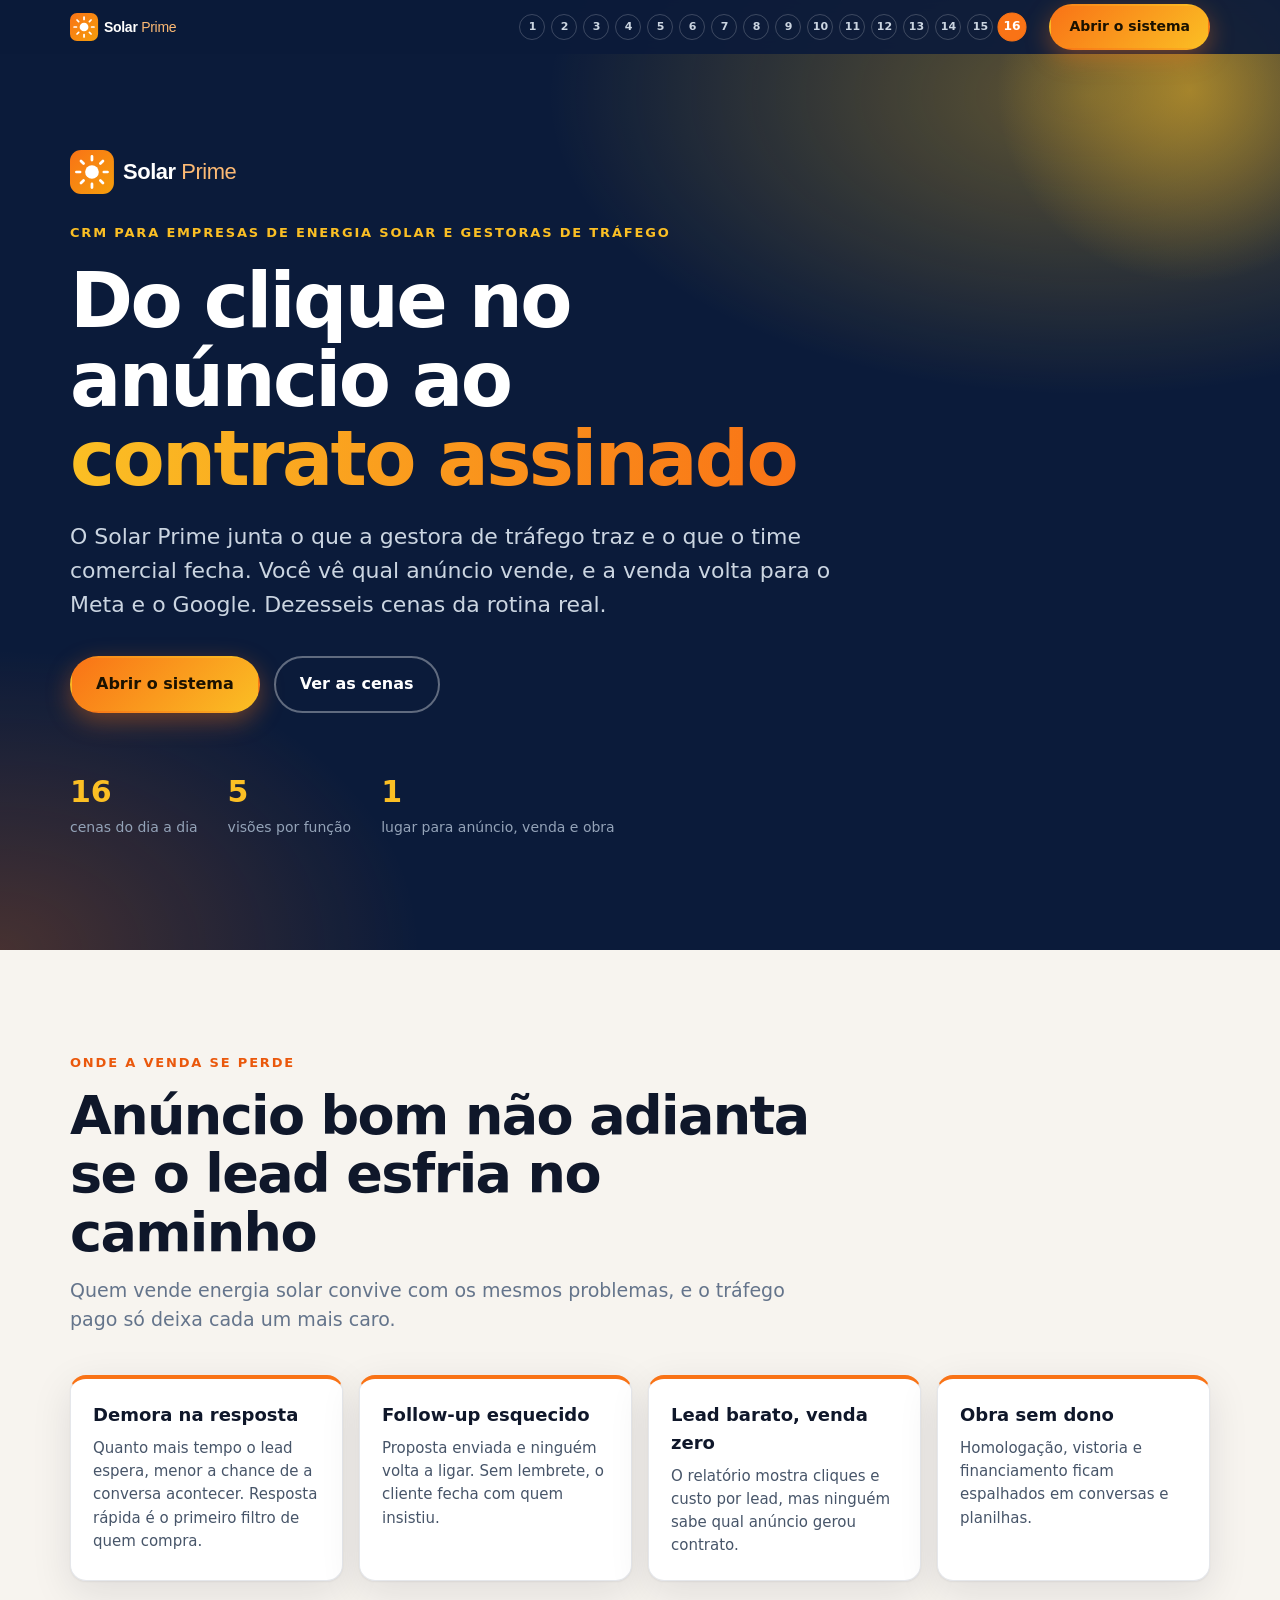
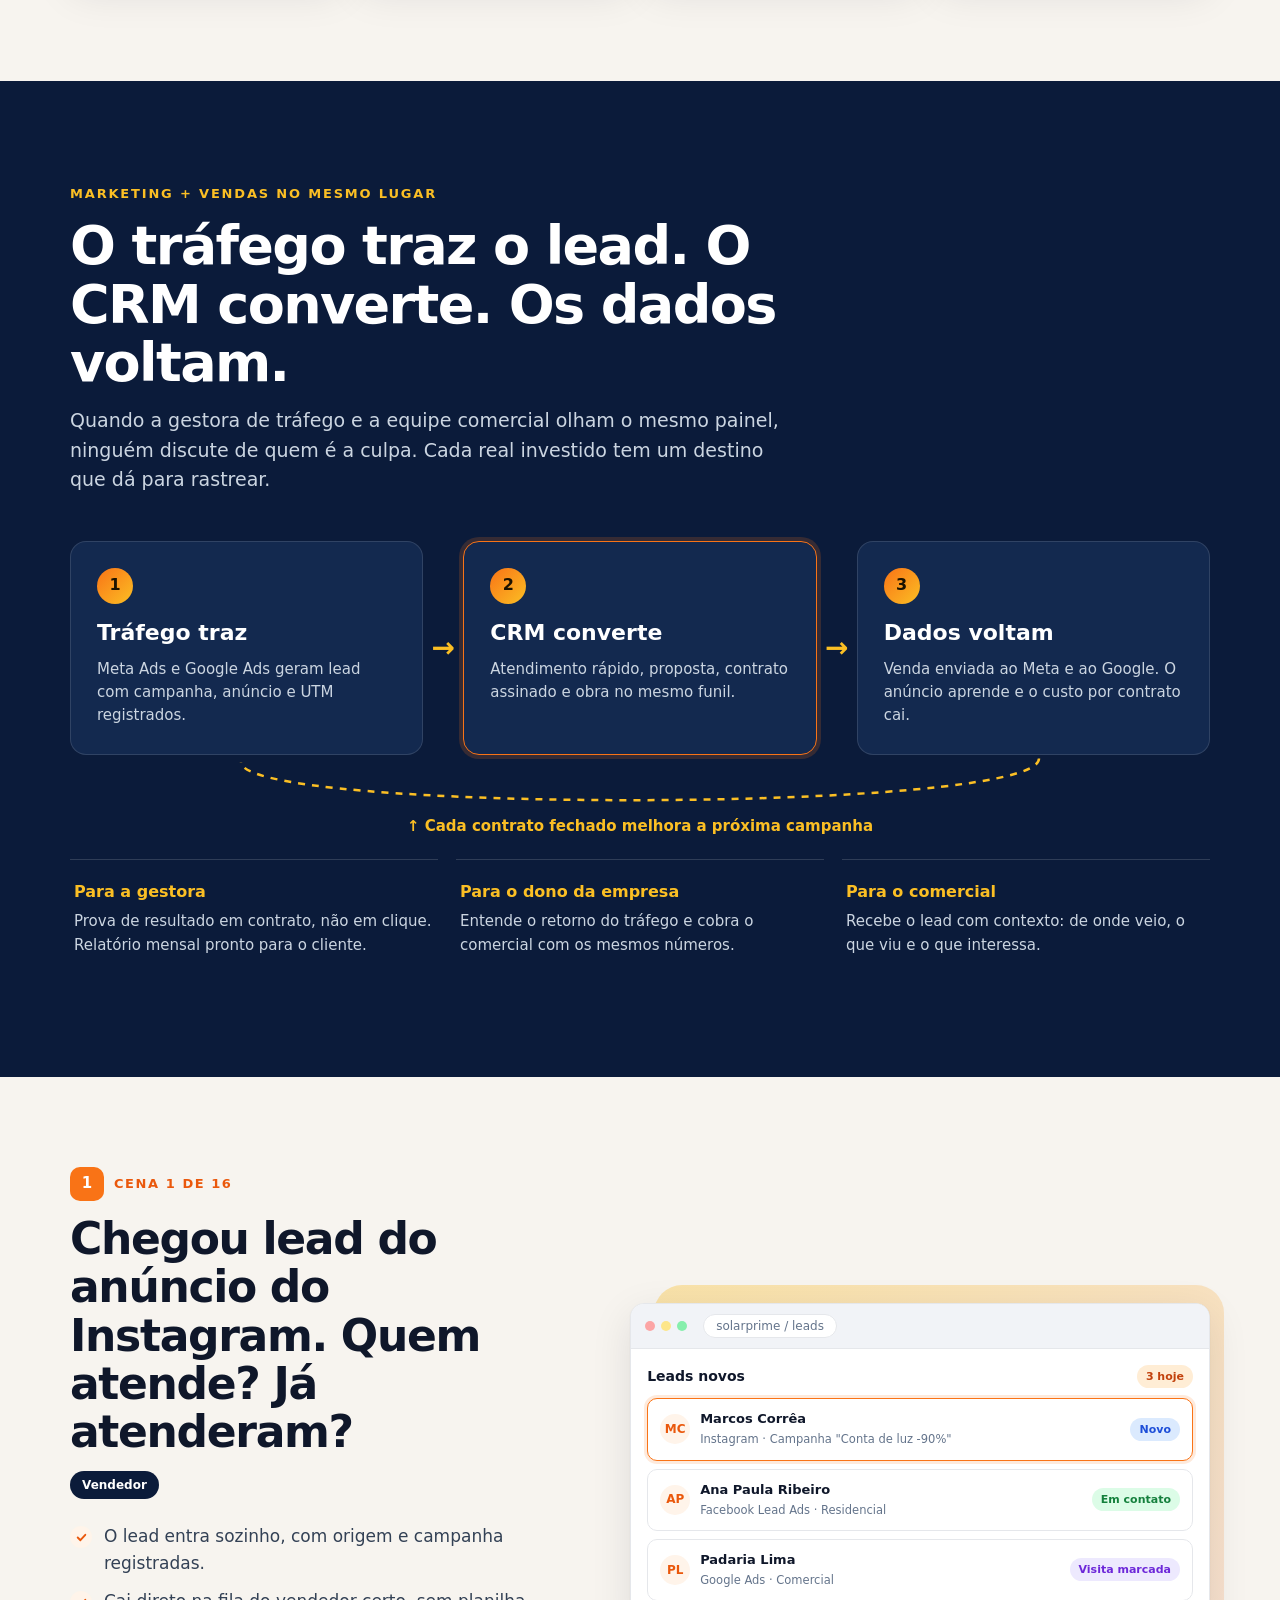
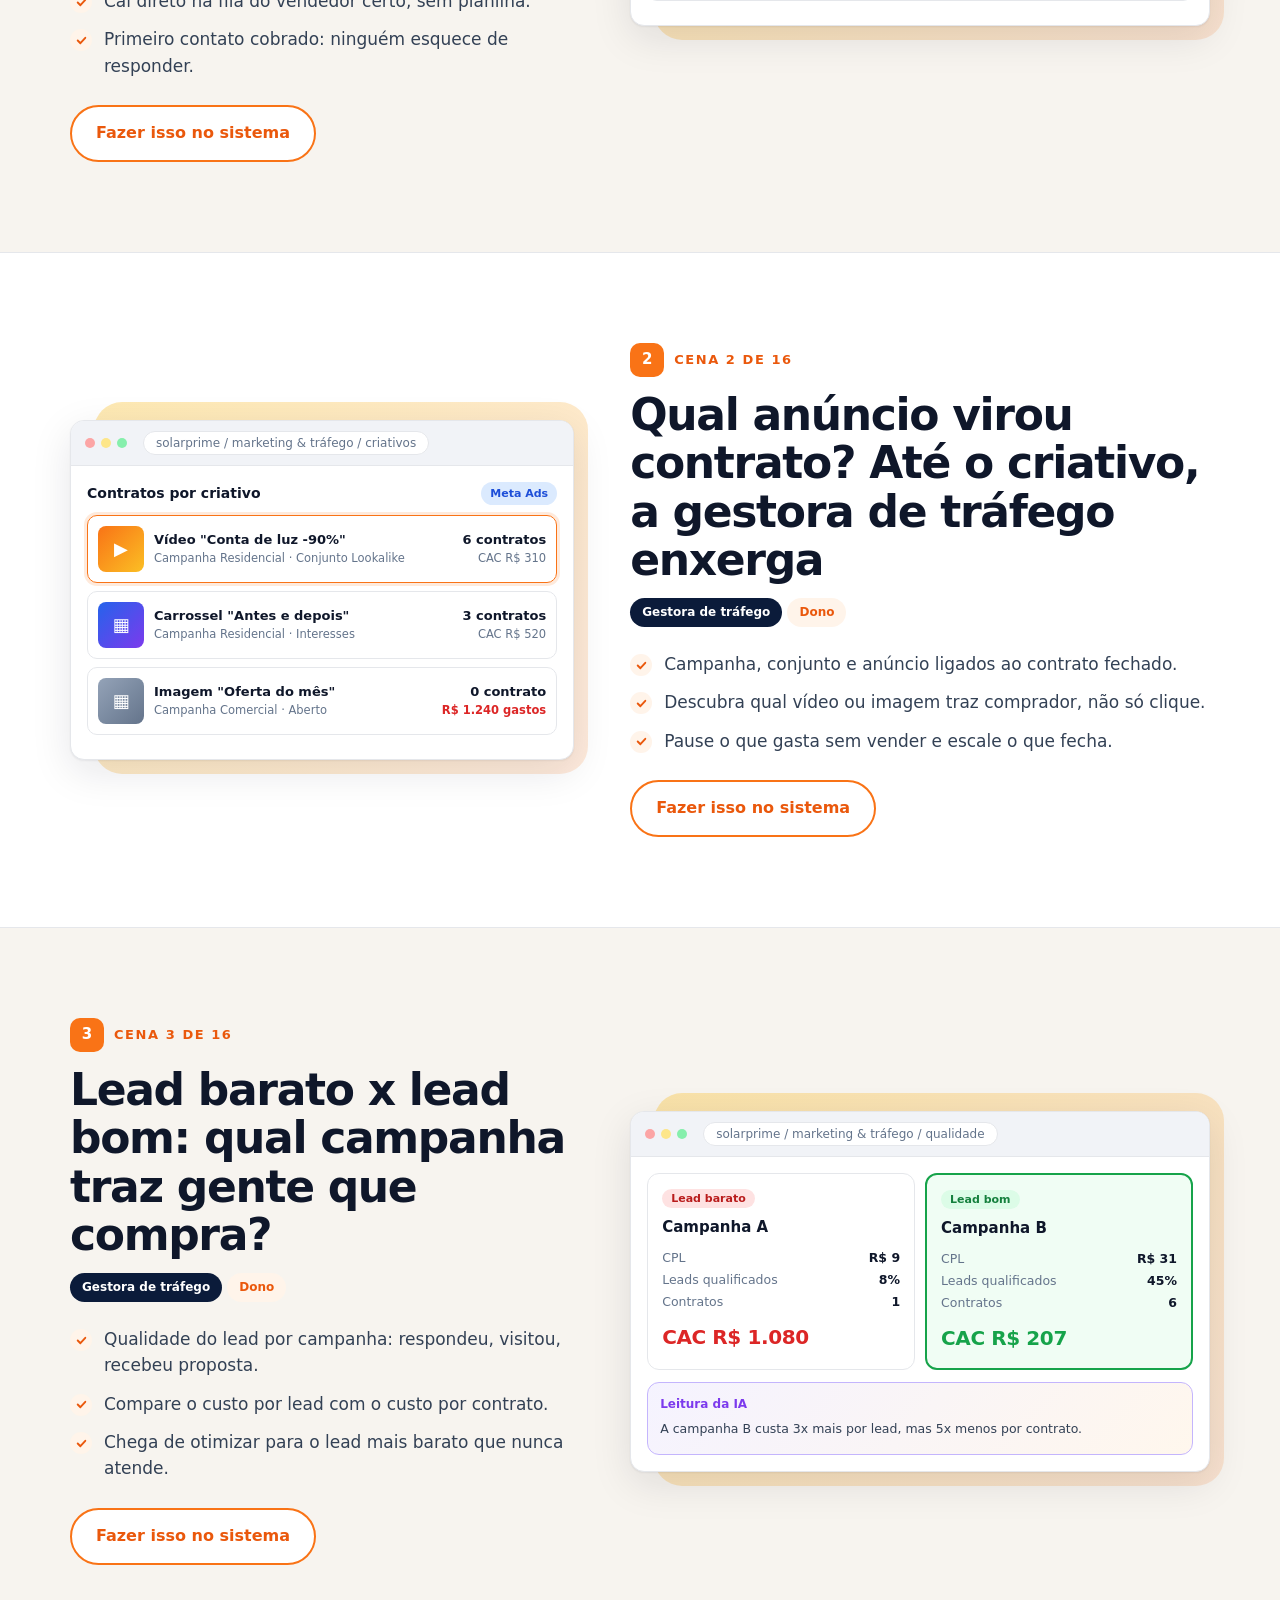
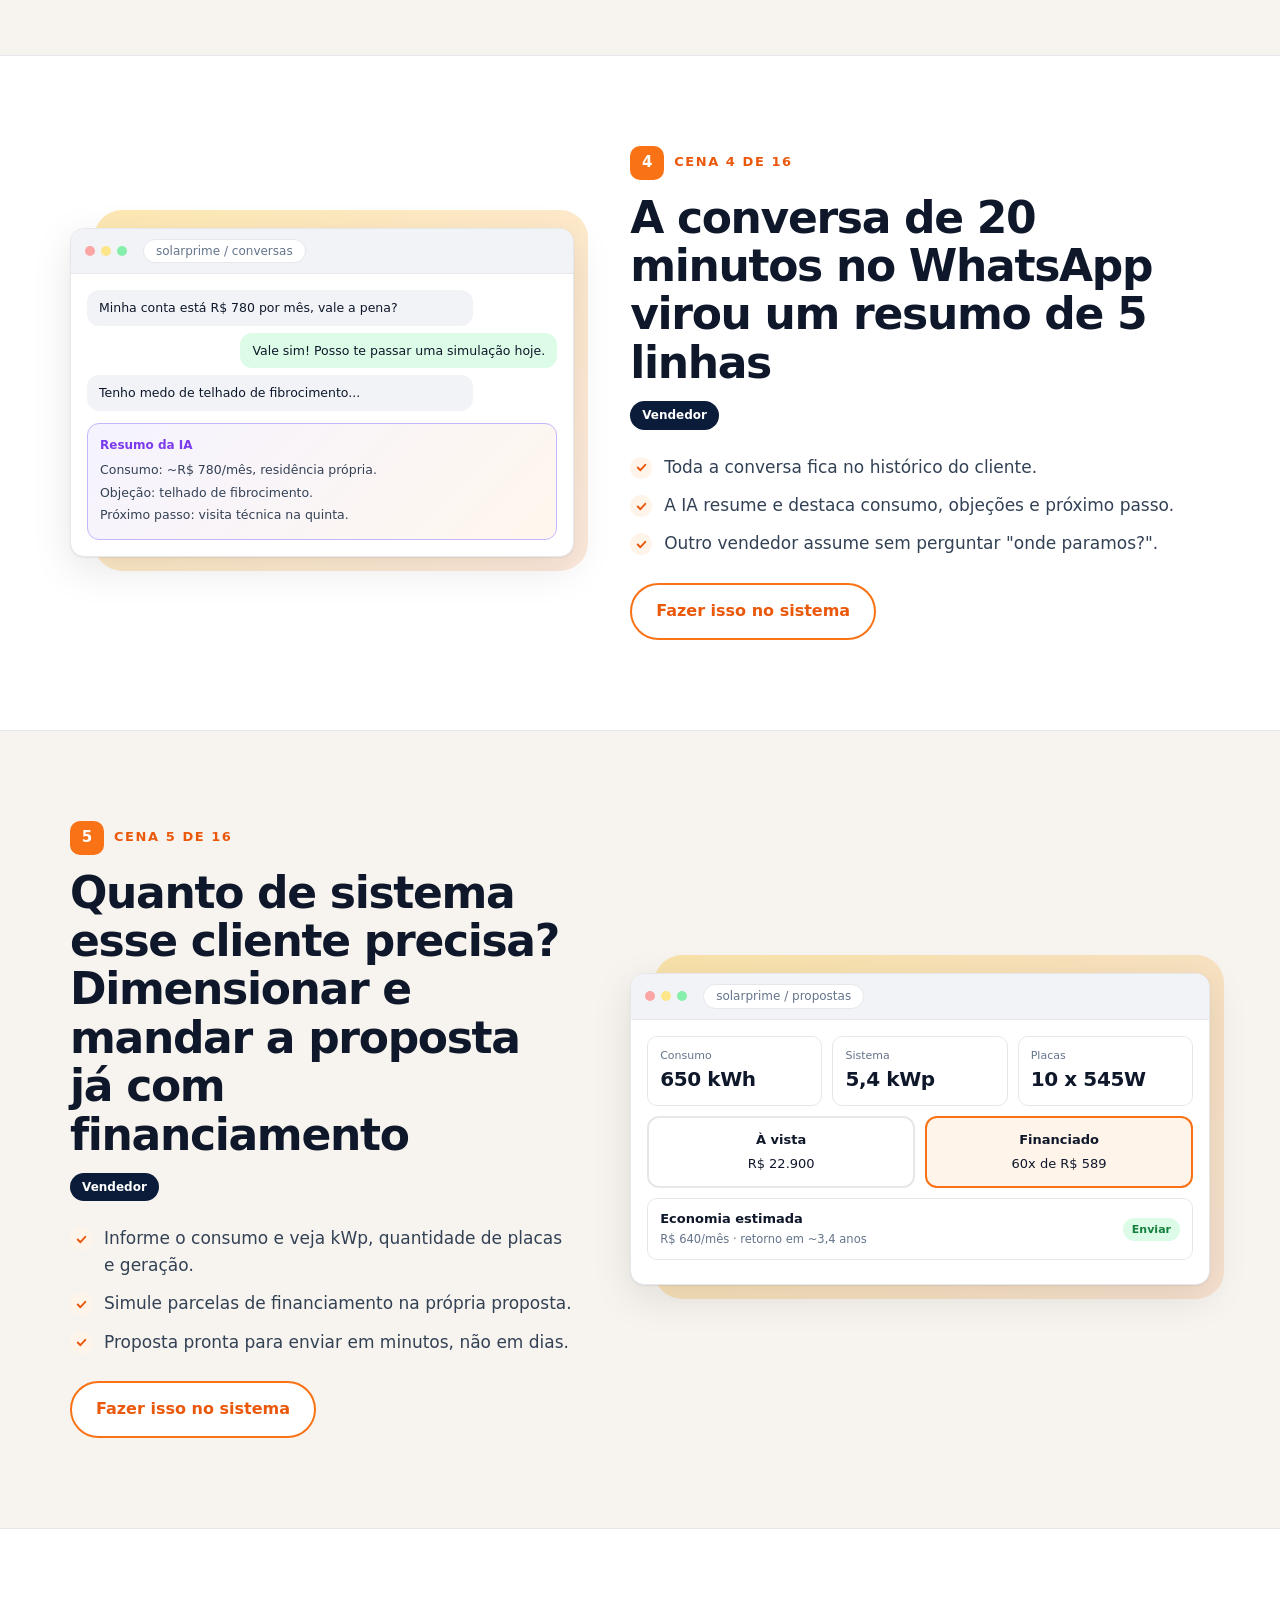
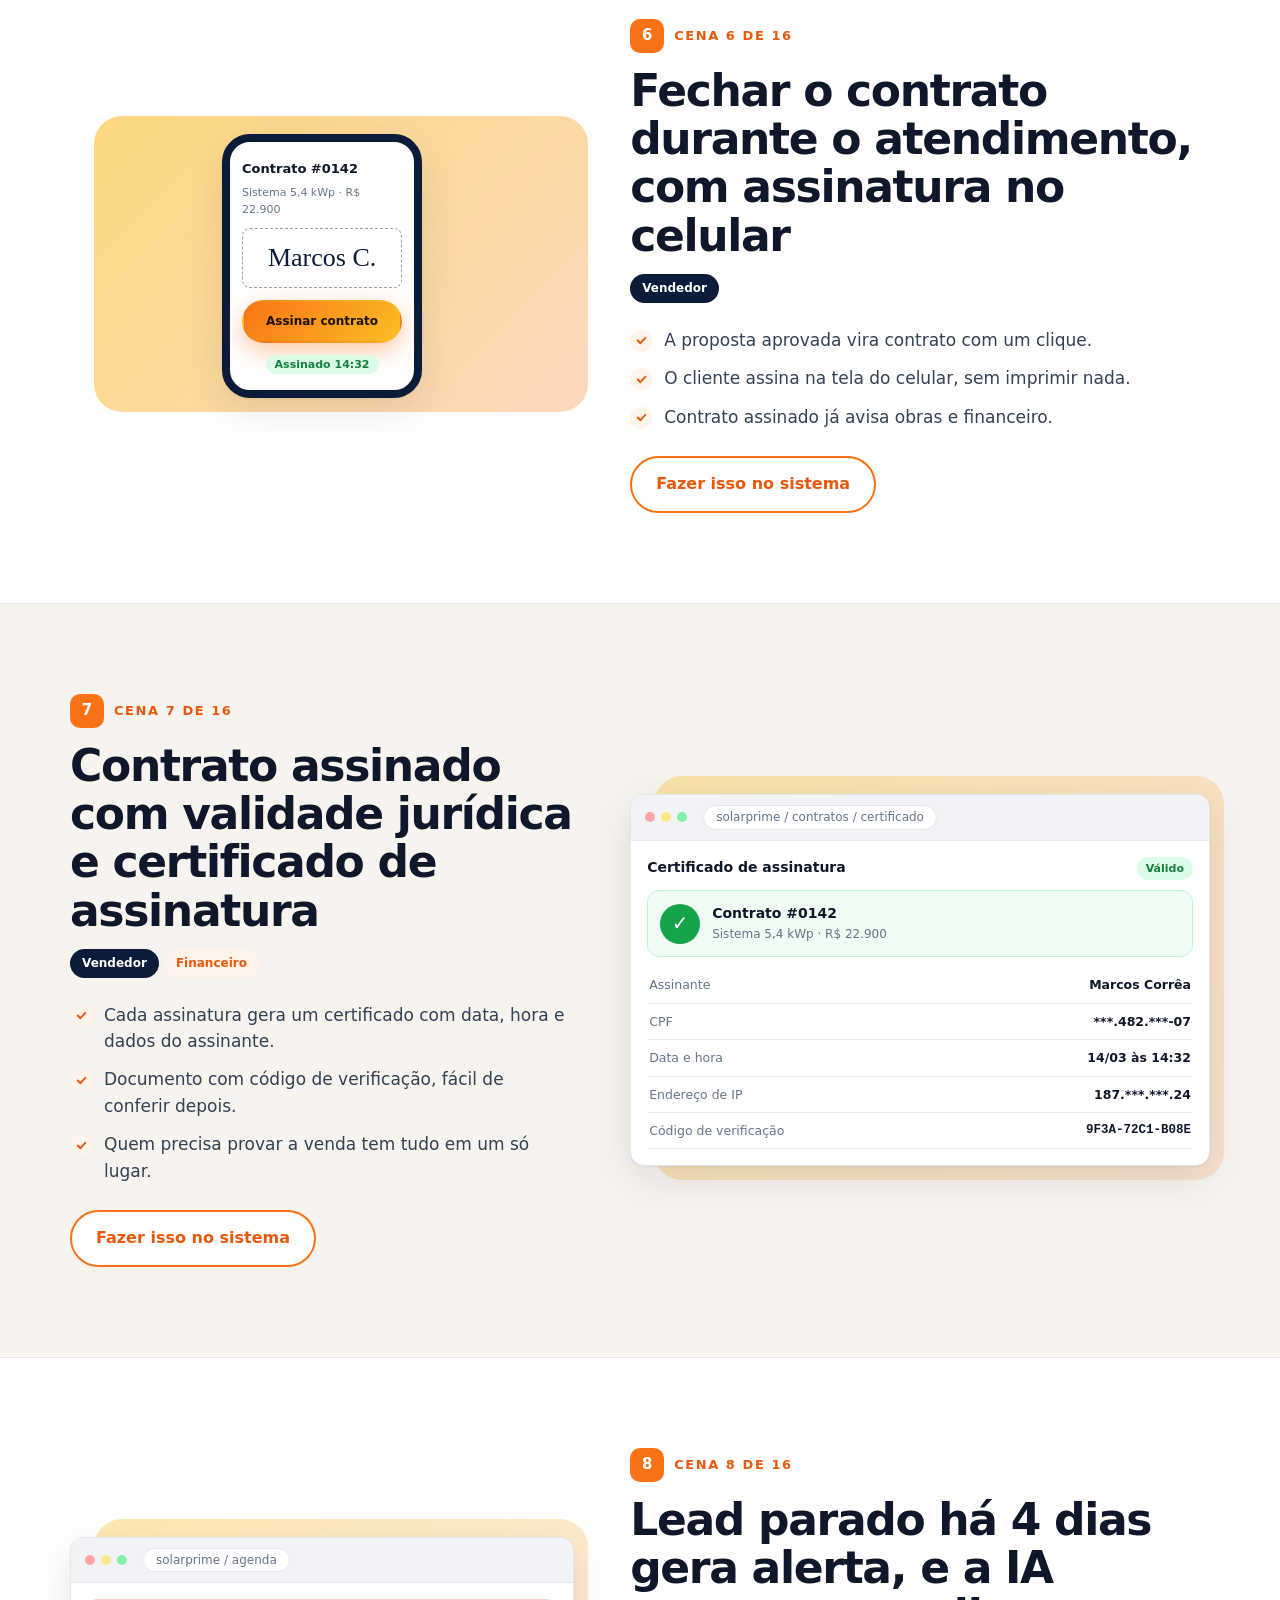
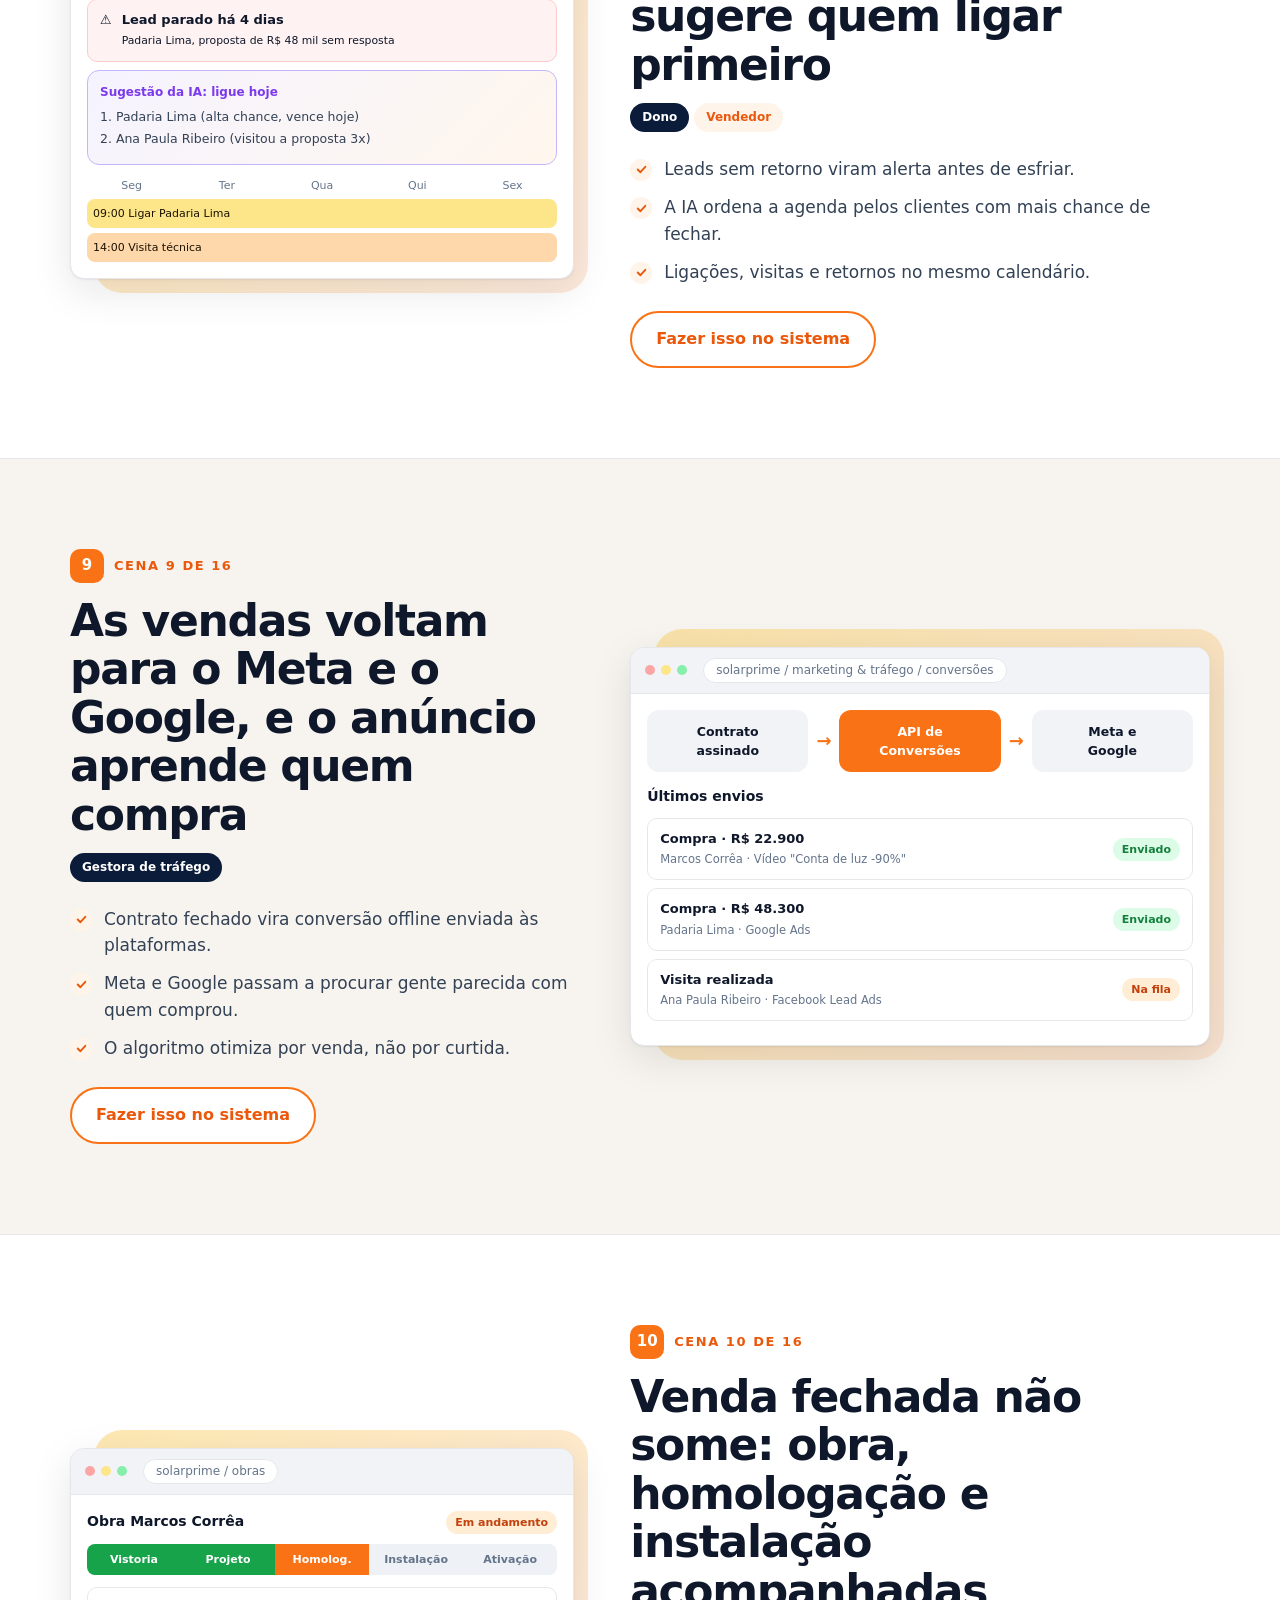
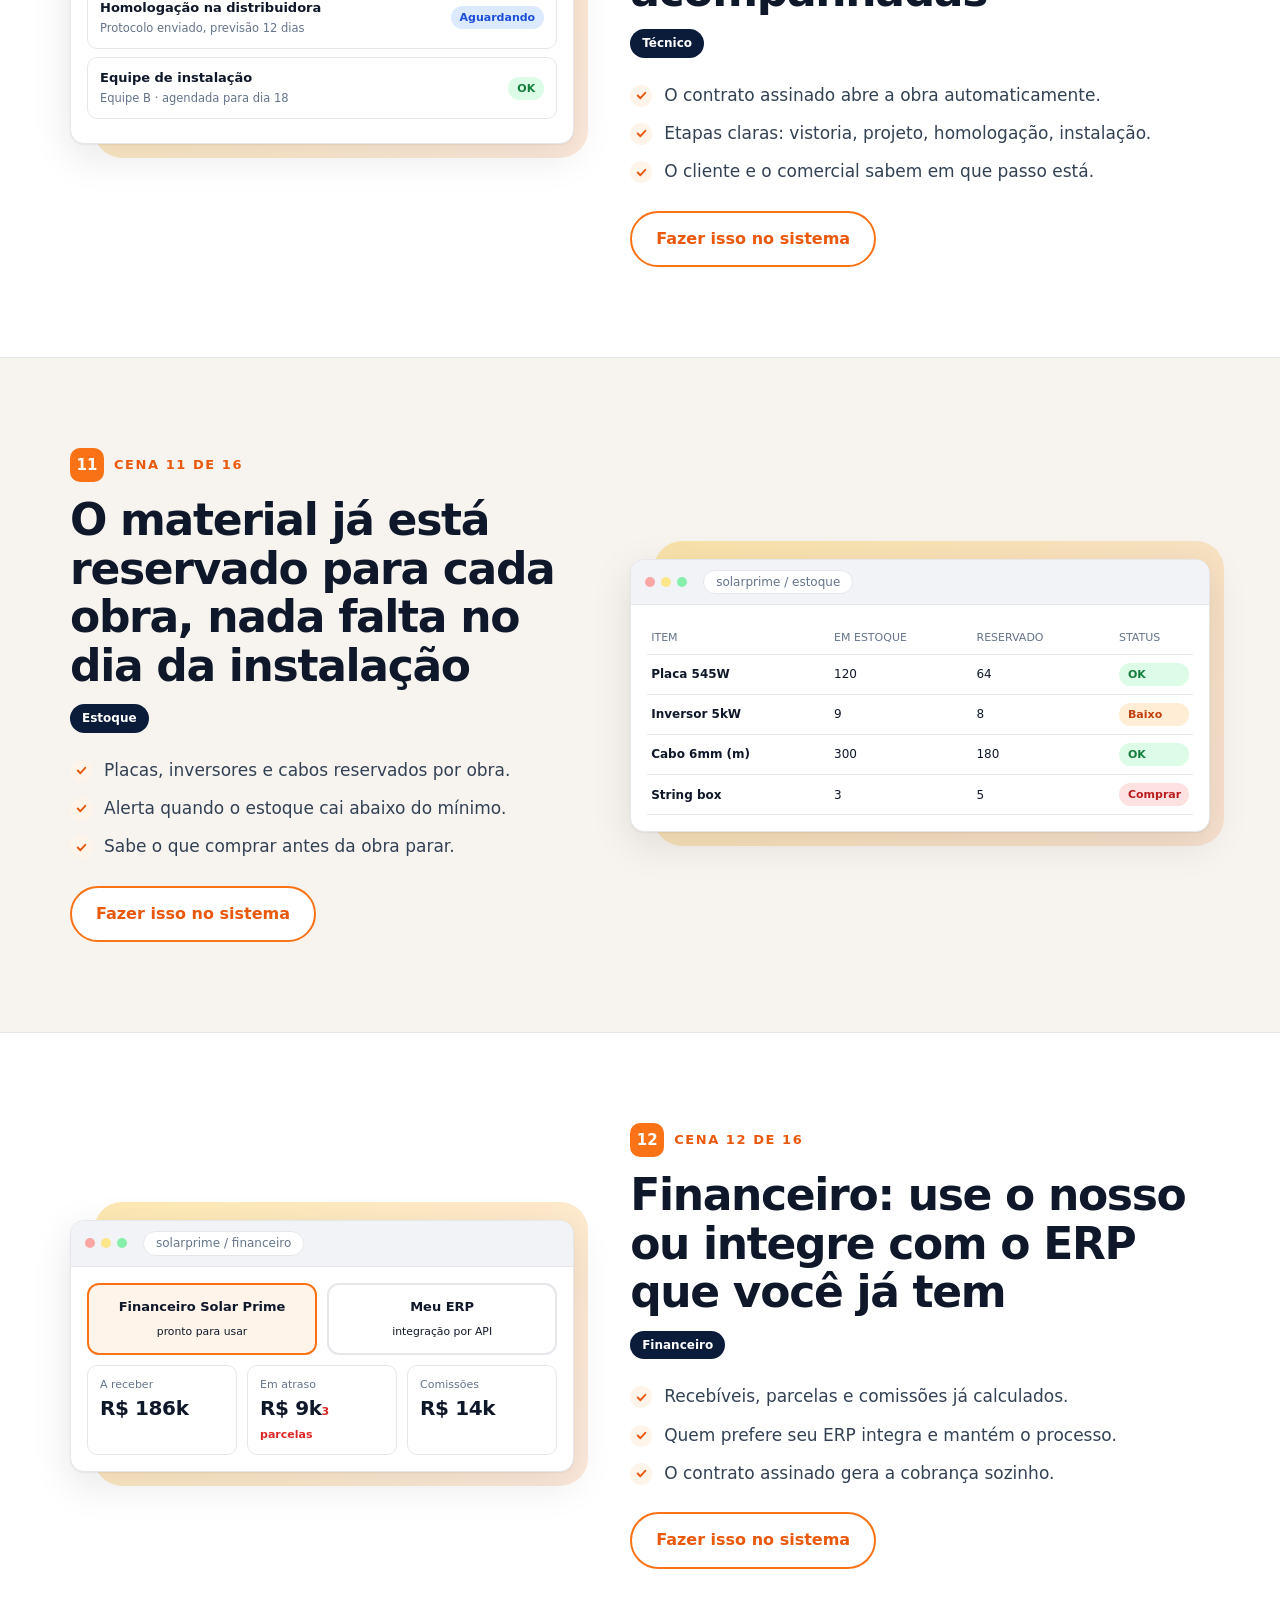
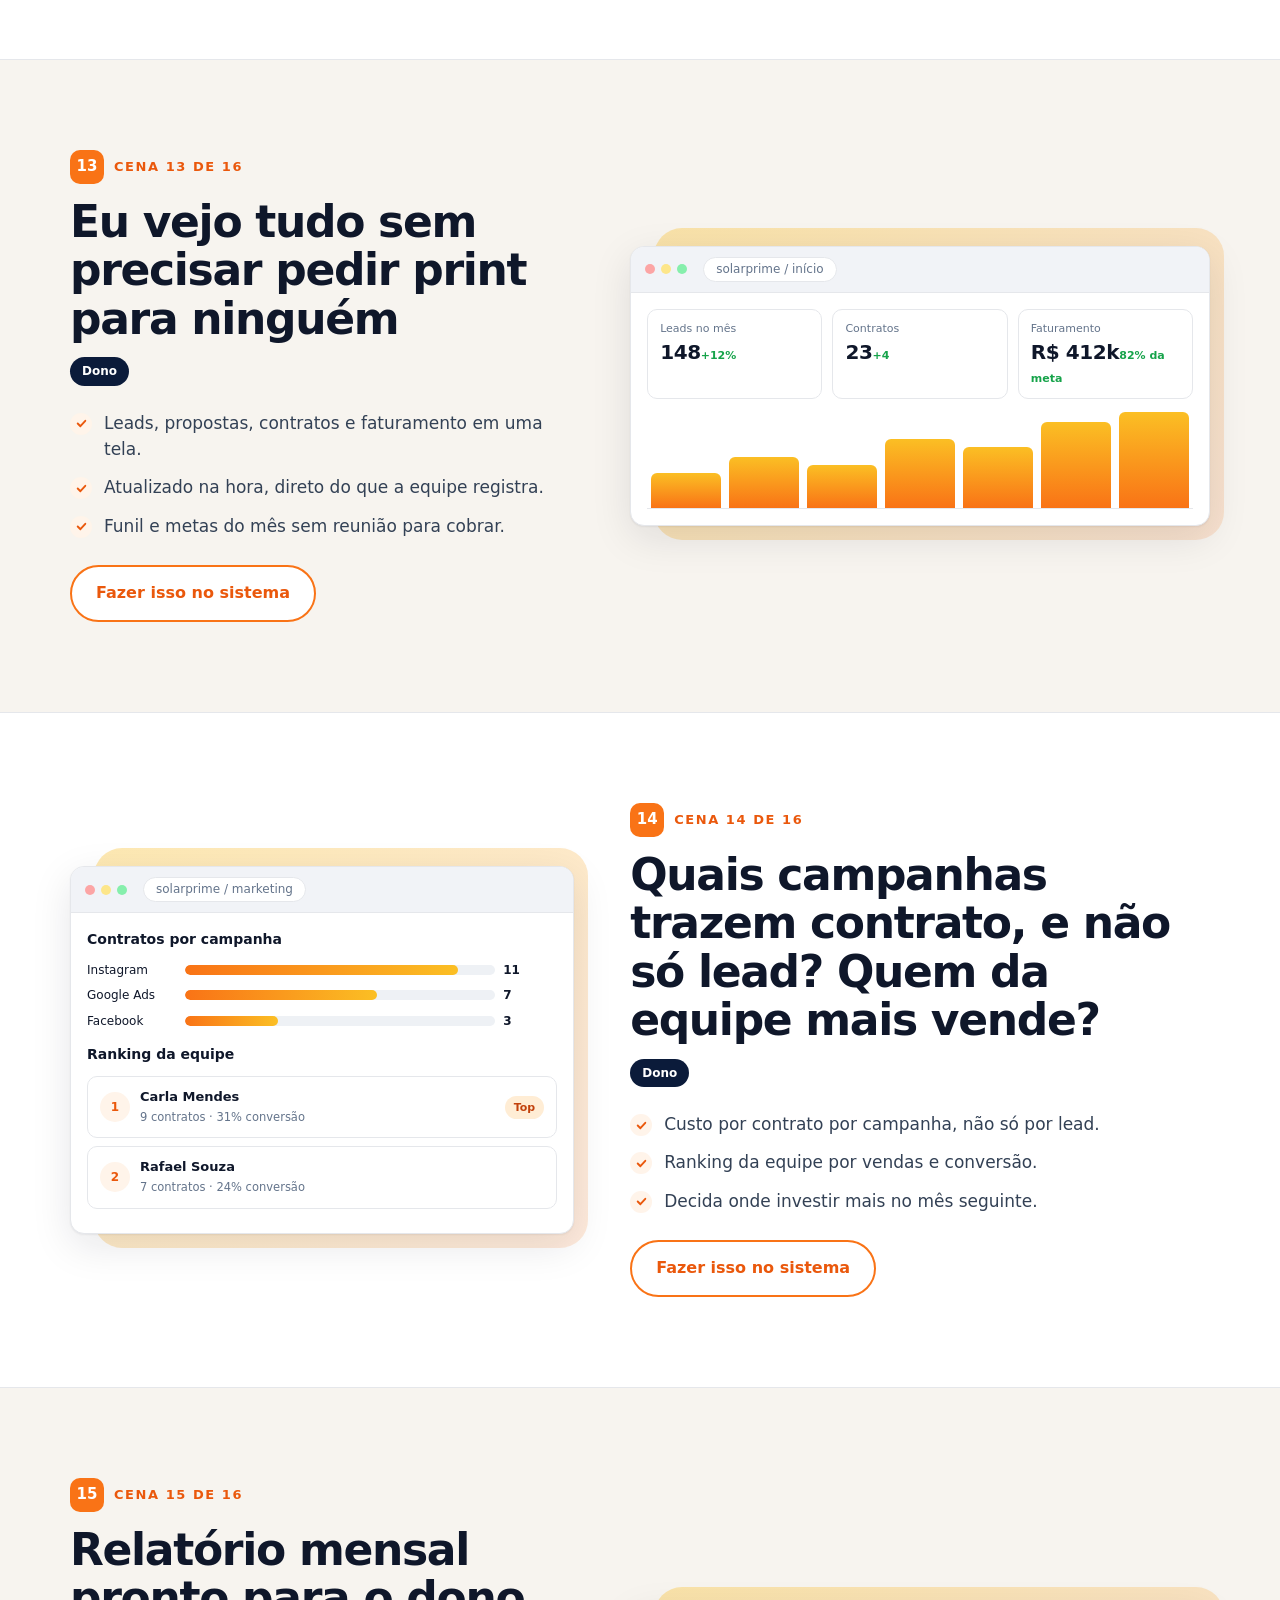
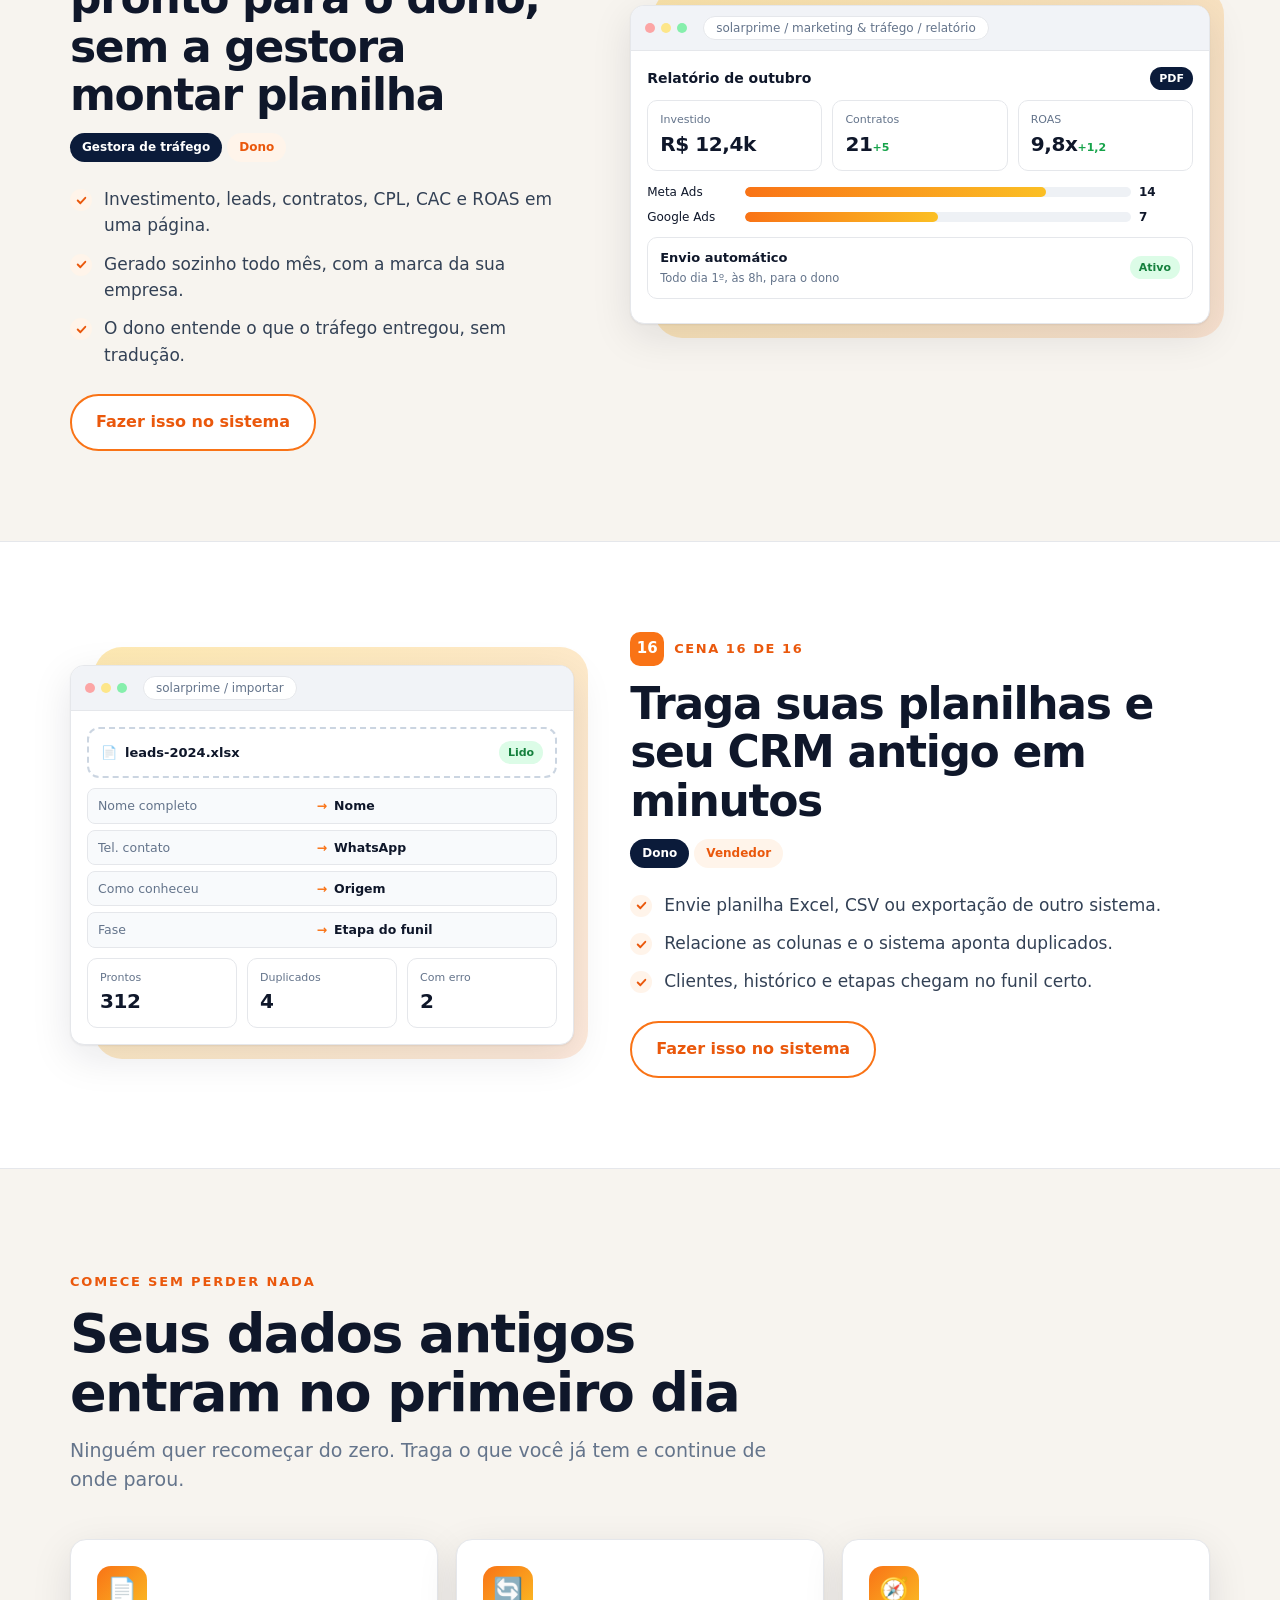
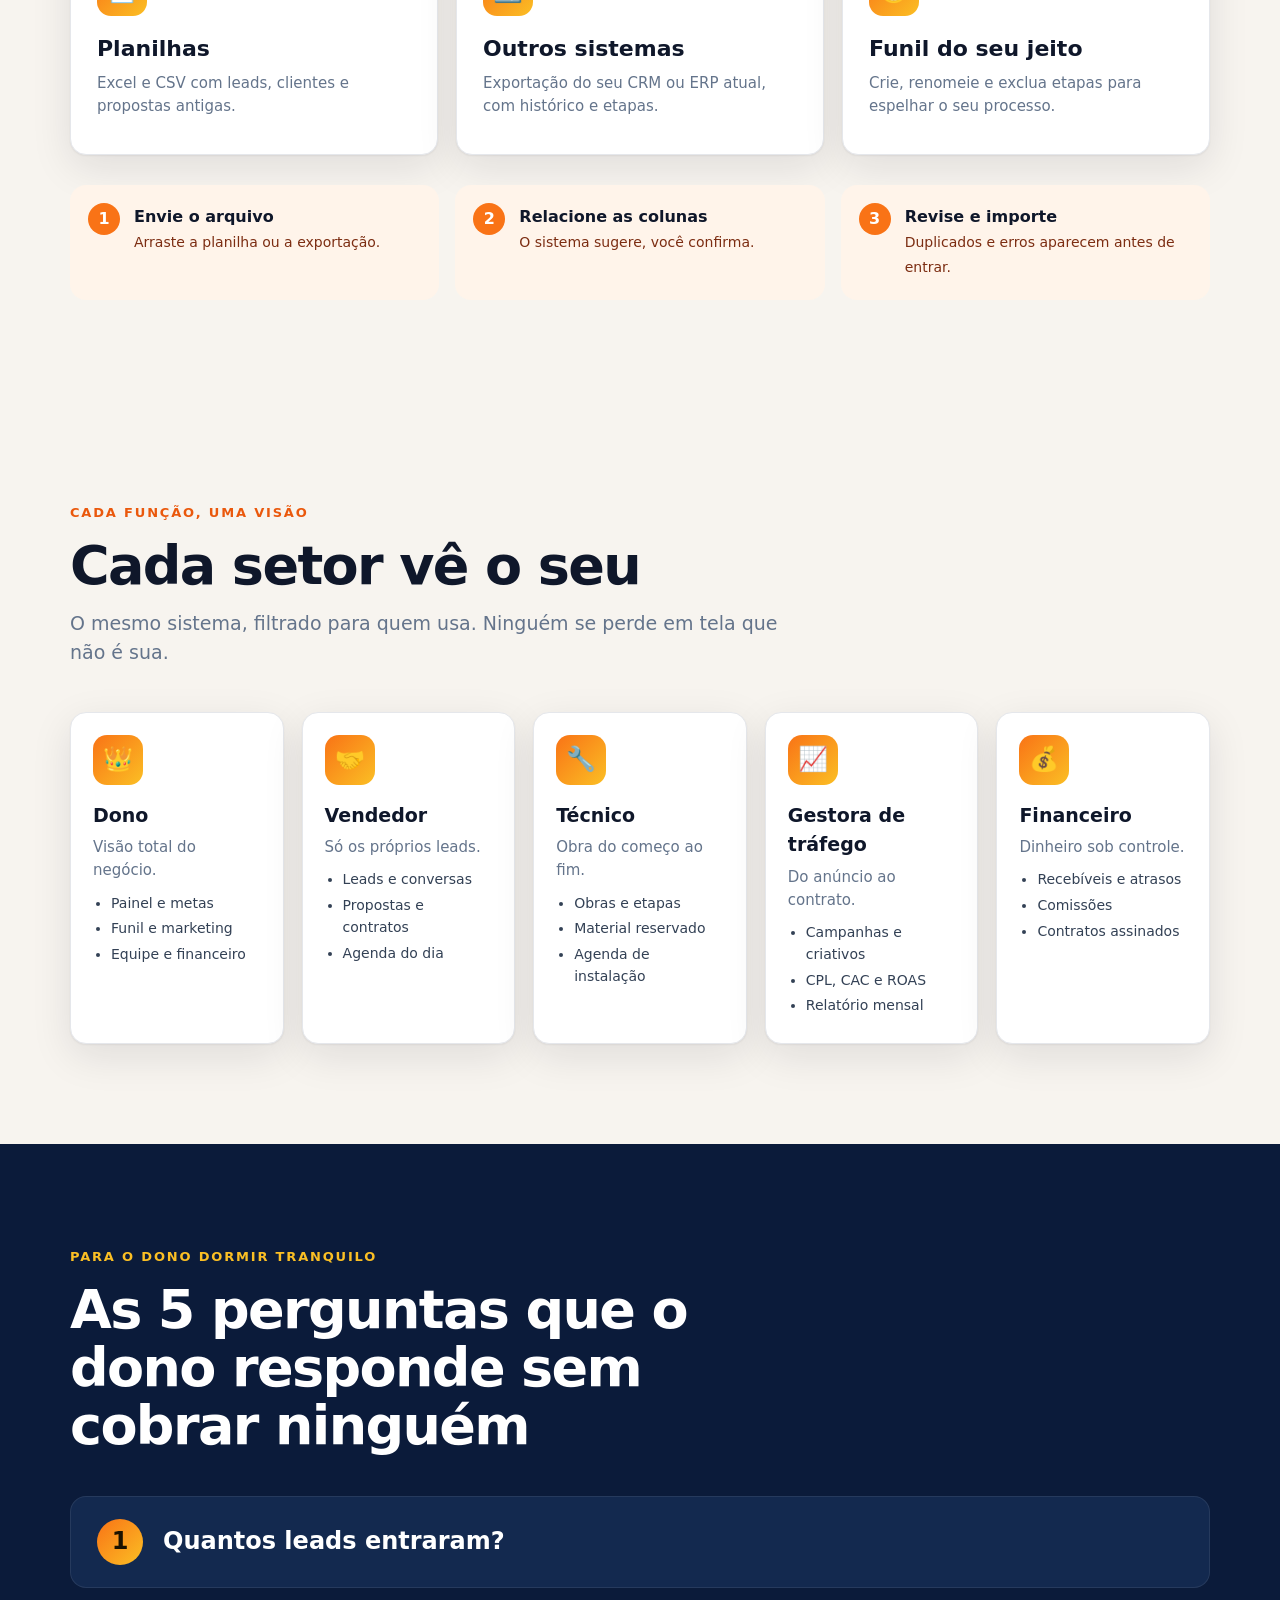
<file: apresentacao/index.html>
<!doctype html>
<html lang="pt-BR">
<head>
<meta charset="utf-8">
<meta name="viewport" content="width=device-width,initial-scale=1">
<title>Solar Prime: tráfego e vendas no mesmo CRM</title>
<meta name="description" content="Veja em 16 cenas como o Solar Prime liga o anúncio ao contrato assinado: leads, propostas, obras, financeiro e relatório de tráfego para empresas de energia solar.">
<link rel="icon" href="../assets/favicon.svg" type="image/svg+xml">
<link rel="stylesheet" href="apresentacao.css">
</head>
<body>
<nav class="topnav" aria-label="Cenas">
  <div class="wrap">
    <a class="brand" href="#topo"><img src="../assets/logo-white.svg" alt="Solar Prime" height="28"></a>
    <div class="dots"><a href="#cena1" title="Cena 1">1</a><a href="#cena2" title="Cena 2">2</a><a href="#cena3" title="Cena 3">3</a><a href="#cena4" title="Cena 4">4</a><a href="#cena5" title="Cena 5">5</a><a href="#cena6" title="Cena 6">6</a><a href="#cena7" title="Cena 7">7</a><a href="#cena8" title="Cena 8">8</a><a href="#cena9" title="Cena 9">9</a><a href="#cena10" title="Cena 10">10</a><a href="#cena11" title="Cena 11">11</a><a href="#cena12" title="Cena 12">12</a><a href="#cena13" title="Cena 13">13</a><a href="#cena14" title="Cena 14">14</a><a href="#cena15" title="Cena 15">15</a><a href="#cena16" title="Cena 16">16</a></div>
    <a class="btn btn-primary btn-sm" href="../index.html">Abrir o sistema</a>
  </div>
  <div class="progress"></div>
</nav>

<header class="hero" id="topo">
  <div class="sunbig"></div>
  <div class="wrap">
    <img class="herologo rv" src="../assets/logo-white.svg" alt="Solar Prime" height="44">
    <span class="eyebrow rv">CRM para empresas de energia solar e gestoras de tráfego</span>
    <h1 class="rv d1">Do clique no anúncio ao <em>contrato assinado</em></h1>
    <p class="rv d2">O Solar Prime junta o que a gestora de tráfego traz e o que o time comercial fecha. Você vê qual anúncio vende, e a venda volta para o Meta e o Google. Dezesseis cenas da rotina real.</p>
    <div class="cta rv d2">
      <a class="btn btn-primary" href="../index.html">Abrir o sistema</a>
      <a class="btn btn-ghost" href="#cena1">Ver as cenas</a>
    </div>
    <div class="stats rv d2"><div><b>16</b><span>cenas do dia a dia</span></div><div><b>5</b><span>visões por função</span></div><div><b>1</b><span>lugar para anúncio, venda e obra</span></div></div>
  </div>
</header>

<!-- DORES -->
<section class="block" id="dores"><div class="wrap">
  <span class="eyebrow rv">Onde a venda se perde</span>
  <h2 class="rv">Anúncio bom não adianta se o lead esfria no caminho</h2>
  <p class="lead rv">Quem vende energia solar convive com os mesmos problemas, e o tráfego pago só deixa cada um mais caro.</p>
  <div class="pains">
    <div class="pain rv"><b>Demora na resposta</b><p>Quanto mais tempo o lead espera, menor a chance de a conversa acontecer. Resposta rápida é o primeiro filtro de quem compra.</p></div>
    <div class="pain rv d1"><b>Follow-up esquecido</b><p>Proposta enviada e ninguém volta a ligar. Sem lembrete, o cliente fecha com quem insistiu.</p></div>
    <div class="pain rv d2"><b>Lead barato, venda zero</b><p>O relatório mostra cliques e custo por lead, mas ninguém sabe qual anúncio gerou contrato.</p></div>
    <div class="pain rv d1"><b>Obra sem dono</b><p>Homologação, vistoria e financiamento ficam espalhados em conversas e planilhas.</p></div>
  </div>
</div></section>

<!-- LOOP -->
<section class="block dark" id="loop"><div class="wrap">
  <span class="eyebrow rv">Marketing + Vendas no mesmo lugar</span>
  <h2 class="rv">O tráfego traz o lead. O CRM converte. Os dados voltam.</h2>
  <p class="lead rv">Quando a gestora de tráfego e a equipe comercial olham o mesmo painel, ninguém discute de quem é a culpa. Cada real investido tem um destino que dá para rastrear.</p>
  <div class="loop rv">
    <div class="ln"><span class="k">1</span><h3>Tráfego traz</h3><p>Meta Ads e Google Ads geram lead com campanha, anúncio e UTM registrados.</p></div>
    <div class="la">&rarr;</div>
    <div class="ln hi"><span class="k">2</span><h3>CRM converte</h3><p>Atendimento rápido, proposta, contrato assinado e obra no mesmo funil.</p></div>
    <div class="la">&rarr;</div>
    <div class="ln"><span class="k">3</span><h3>Dados voltam</h3><p>Venda enviada ao Meta e ao Google. O anúncio aprende e o custo por contrato cai.</p></div>
    <svg class="lback" viewBox="0 0 1000 70" preserveAspectRatio="none" aria-hidden="true"><path d="M850 4 C850 66, 150 66, 150 8" fill="none" stroke="#FBBF24" stroke-width="2.5" stroke-dasharray="7 7" vector-effect="non-scaling-stroke"/></svg>
    <div class="lbl">&uarr; Cada contrato fechado melhora a próxima campanha</div>
  </div>
  <div class="two3">
    <div class="rv"><b>Para a gestora</b><p>Prova de resultado em contrato, não em clique. Relatório mensal pronto para o cliente.</p></div>
    <div class="rv d1"><b>Para o dono da empresa</b><p>Entende o retorno do tráfego e cobra o comercial com os mesmos números.</p></div>
    <div class="rv d2"><b>Para o comercial</b><p>Recebe o lead com contexto: de onde veio, o que viu e o que interessa.</p></div>
  </div>
</div></section>

<!-- CENAS -->
<section class="scene" id="cena1"><div class="wrap grid">
  <div class="txt rv">
    <span class="num"><i>1</i>Cena 1 de 16</span>
    <h2>Chegou lead do anúncio do Instagram. Quem atende? Já atenderam?</h2>
    <span class="chip">Vendedor</span>
    <ul><li>O lead entra sozinho, com origem e campanha registradas.</li><li>Cai direto na fila do vendedor certo, sem planilha.</li><li>Primeiro contato cobrado: ninguém esquece de responder.</li></ul>
    <a class="btn btn-outline" href="../index.html#/leads">Fazer isso no sistema</a>
  </div>
  <div class="visual rv d1">
    <!-- para usar print: <img class="shot" src="img/cena1.png" alt="Tela de leads"> -->
    <div class="mock"><div class="bar"><i></i><i></i><i></i><span>solarprime / leads</span></div><div class="body">
      <h4>Leads novos <span class="tag t-or">3 hoje</span></h4>
      <div class="row hl"><div class="av">MC</div><div class="t"><b>Marcos Corrêa</b><small>Instagram · Campanha "Conta de luz -90%"</small></div><span class="tag t-bl">Novo</span></div>
      <div class="row"><div class="av">AP</div><div class="t"><b>Ana Paula Ribeiro</b><small>Facebook Lead Ads · Residencial</small></div><span class="tag t-gr">Em contato</span></div>
      <div class="row"><div class="av">PL</div><div class="t"><b>Padaria Lima</b><small>Google Ads · Comercial</small></div><span class="tag t-pu">Visita marcada</span></div>
    </div></div>
  </div>
</div></section>

<section class="scene" id="cena2"><div class="wrap grid">
  <div class="txt rv">
    <span class="num"><i>2</i>Cena 2 de 16</span>
    <h2>Qual anúncio virou contrato? Até o criativo, a gestora de tráfego enxerga</h2>
    <span class="chip">Gestora de tráfego</span> <span class="chip alt">Dono</span> 
    <ul><li>Campanha, conjunto e anúncio ligados ao contrato fechado.</li><li>Descubra qual vídeo ou imagem traz comprador, não só clique.</li><li>Pause o que gasta sem vender e escale o que fecha.</li></ul>
    <a class="btn btn-outline" href="../index.html#/marketing">Fazer isso no sistema</a>
  </div>
  <div class="visual rv d1"><div class="mock"><div class="bar"><i></i><i></i><i></i><span>solarprime / marketing &amp; tráfego / criativos</span></div><div class="body"><h4>Contratos por criativo <span class="tag t-bl">Meta Ads</span></h4>
 <div class="cre hl"><div class="th a">&#9654;</div><div class="t"><b>Vídeo "Conta de luz -90%"</b><small>Campanha Residencial · Conjunto Lookalike</small></div><div class="r"><b>6 contratos</b><small>CAC R$ 310</small></div></div>
 <div class="cre"><div class="th b">&#9638;</div><div class="t"><b>Carrossel "Antes e depois"</b><small>Campanha Residencial · Interesses</small></div><div class="r"><b>3 contratos</b><small>CAC R$ 520</small></div></div>
 <div class="cre"><div class="th c">&#9638;</div><div class="t"><b>Imagem "Oferta do mês"</b><small>Campanha Comercial · Aberto</small></div><div class="r"><b>0 contrato</b><small class="bad">R$ 1.240 gastos</small></div></div></div></div></div>
</div></section>

<section class="scene" id="cena3"><div class="wrap grid">
  <div class="txt rv">
    <span class="num"><i>3</i>Cena 3 de 16</span>
    <h2>Lead barato x lead bom: qual campanha traz gente que compra?</h2>
    <span class="chip">Gestora de tráfego</span> <span class="chip alt">Dono</span> 
    <ul><li>Qualidade do lead por campanha: respondeu, visitou, recebeu proposta.</li><li>Compare o custo por lead com o custo por contrato.</li><li>Chega de otimizar para o lead mais barato que nunca atende.</li></ul>
    <a class="btn btn-outline" href="../index.html#/marketing">Fazer isso no sistema</a>
  </div>
  <div class="visual rv d1"><div class="mock"><div class="bar"><i></i><i></i><i></i><span>solarprime / marketing &amp; tráfego / qualidade</span></div><div class="body"><div class="cmp"><div class="cc"><span class="tag t-rd">Lead barato</span><h5>Campanha A</h5><p>CPL <b>R$ 9</b></p><p>Leads qualificados <b>8%</b></p><p>Contratos <b>1</b></p><div class="big dn">CAC R$ 1.080</div></div>
 <div class="cc win"><span class="tag t-gr">Lead bom</span><h5>Campanha B</h5><p>CPL <b>R$ 31</b></p><p>Leads qualificados <b>45%</b></p><p>Contratos <b>6</b></p><div class="big up">CAC R$ 207</div></div></div>
 <div class="ai" style="margin-top:12px"><b>Leitura da IA</b><p>A campanha B custa 3x mais por lead, mas 5x menos por contrato.</p></div></div></div></div>
</div></section>

<section class="scene" id="cena4"><div class="wrap grid">
  <div class="txt rv">
    <span class="num"><i>4</i>Cena 4 de 16</span>
    <h2>A conversa de 20 minutos no WhatsApp virou um resumo de 5 linhas</h2>
    <span class="chip">Vendedor</span>
    <ul><li>Toda a conversa fica no histórico do cliente.</li><li>A IA resume e destaca consumo, objeções e próximo passo.</li><li>Outro vendedor assume sem perguntar "onde paramos?".</li></ul>
    <a class="btn btn-outline" href="../index.html#/conversas">Fazer isso no sistema</a>
  </div>
  <div class="visual rv d1">
    <div class="mock"><div class="bar"><i></i><i></i><i></i><span>solarprime / conversas</span></div><div class="body">
      <div class="chat"><div class="bub">Minha conta está R$ 780 por mês, vale a pena?</div><div class="bub me">Vale sim! Posso te passar uma simulação hoje.</div><div class="bub">Tenho medo de telhado de fibrocimento...</div></div>
      <div class="ai"><b>Resumo da IA</b><p>Consumo: ~R$ 780/mês, residência própria.</p><p>Objeção: telhado de fibrocimento.</p><p>Próximo passo: visita técnica na quinta.</p></div>
    </div></div>
  </div>
</div></section>

<section class="scene" id="cena5"><div class="wrap grid">
  <div class="txt rv">
    <span class="num"><i>5</i>Cena 5 de 16</span>
    <h2>Quanto de sistema esse cliente precisa? Dimensionar e mandar a proposta já com financiamento</h2>
    <span class="chip">Vendedor</span>
    <ul><li>Informe o consumo e veja kWp, quantidade de placas e geração.</li><li>Simule parcelas de financiamento na própria proposta.</li><li>Proposta pronta para enviar em minutos, não em dias.</li></ul>
    <a class="btn btn-outline" href="../index.html#/propostas?lead=l1">Fazer isso no sistema</a>
  </div>
  <div class="visual rv d1">
    <div class="mock"><div class="bar"><i></i><i></i><i></i><span>solarprime / propostas</span></div><div class="body">
      <div class="mini c3"><div class="kpi"><small>Consumo</small><b>650 kWh</b></div><div class="kpi"><small>Sistema</small><b>5,4 kWp</b></div><div class="kpi"><small>Placas</small><b>10 x 545W</b></div></div>
      <div style="height:10px"></div>
      <div class="split"><div class="opt"><b>À vista</b>R$ 22.900</div><div class="opt sel"><b>Financiado</b>60x de R$ 589</div></div>
      <div class="row" style="margin-top:10px"><div class="t"><b>Economia estimada</b><small>R$ 640/mês · retorno em ~3,4 anos</small></div><span class="tag t-gr">Enviar</span></div>
    </div></div>
  </div>
</div></section>

<section class="scene" id="cena6"><div class="wrap grid">
  <div class="txt rv">
    <span class="num"><i>6</i>Cena 6 de 16</span>
    <h2>Fechar o contrato durante o atendimento, com assinatura no celular</h2>
    <span class="chip">Vendedor</span>
    <ul><li>A proposta aprovada vira contrato com um clique.</li><li>O cliente assina na tela do celular, sem imprimir nada.</li><li>Contrato assinado já avisa obras e financeiro.</li></ul>
    <a class="btn btn-outline" href="../index.html#/contratos">Fazer isso no sistema</a>
  </div>
  <div class="visual rv d1">
    <div class="visual"><div class="phone"><b style="font-size:13px">Contrato #0142</b><div style="font-size:11px;color:var(--muted);margin:4px 0 10px">Sistema 5,4 kWp · R$ 22.900</div><div class="sig">Marcos C.</div><div class="btn btn-primary btn-sm" style="width:100%;justify-content:center;margin-top:12px;font-size:12px">Assinar contrato</div><div style="text-align:center;margin-top:8px"><span class="tag t-gr">Assinado 14:32</span></div></div></div>
  </div>
</div></section>

<section class="scene" id="cena7"><div class="wrap grid">
  <div class="txt rv">
    <span class="num"><i>7</i>Cena 7 de 16</span>
    <h2>Contrato assinado com validade jurídica e certificado de assinatura</h2>
    <span class="chip">Vendedor</span> <span class="chip alt">Financeiro</span> 
    <ul><li>Cada assinatura gera um certificado com data, hora e dados do assinante.</li><li>Documento com código de verificação, fácil de conferir depois.</li><li>Quem precisa provar a venda tem tudo em um só lugar.</li></ul>
    <a class="btn btn-outline" href="../index.html#/contratos">Fazer isso no sistema</a>
  </div>
  <div class="visual rv d1"><div class="mock"><div class="bar"><i></i><i></i><i></i><span>solarprime / contratos / certificado</span></div><div class="body"><h4>Certificado de assinatura <span class="tag t-gr">Válido</span></h4>
 <div class="cert"><div class="seal">&#10003;</div><div><b>Contrato #0142</b><small>Sistema 5,4 kWp · R$ 22.900</small></div></div>
 <div class="kv"><span>Assinante</span><b>Marcos Corrêa</b></div><div class="kv"><span>CPF</span><b>***.482.***-07</b></div><div class="kv"><span>Data e hora</span><b>14/03 às 14:32</b></div><div class="kv"><span>Endereço de IP</span><b>187.***.***.24</b></div><div class="kv"><span>Código de verificação</span><b class="mono">9F3A-72C1-B08E</b></div></div></div></div>
</div></section>

<section class="scene" id="cena8"><div class="wrap grid">
  <div class="txt rv">
    <span class="num"><i>8</i>Cena 8 de 16</span>
    <h2>Lead parado há 4 dias gera alerta, e a IA sugere quem ligar primeiro</h2>
    <span class="chip">Dono</span> <span class="chip alt">Vendedor</span>
    <ul><li>Leads sem retorno viram alerta antes de esfriar.</li><li>A IA ordena a agenda pelos clientes com mais chance de fechar.</li><li>Ligações, visitas e retornos no mesmo calendário.</li></ul>
    <a class="btn btn-outline" href="../index.html#/agenda">Fazer isso no sistema</a>
  </div>
  <div class="visual rv d1">
    <div class="mock"><div class="bar"><i></i><i></i><i></i><span>solarprime / agenda</span></div><div class="body">
      <div class="alert"><span>&#9888;</span><div><b>Lead parado há 4 dias</b><br><small>Padaria Lima, proposta de R$ 48 mil sem resposta</small></div></div>
      <div class="ai"><b>Sugestão da IA: ligue hoje</b><p>1. Padaria Lima (alta chance, vence hoje)</p><p>2. Ana Paula Ribeiro (visitou a proposta 3x)</p></div>
      <div class="cal" style="margin-top:12px"><div class="d"><span>Seg</span><span>Ter</span><span>Qua</span><span>Qui</span><span>Sex</span></div><div class="e" style="background:#FDE68A">09:00 Ligar Padaria Lima</div><div class="e" style="background:#FED7AA">14:00 Visita técnica</div></div>
    </div></div>
  </div>
</div></section>

<section class="scene" id="cena9"><div class="wrap grid">
  <div class="txt rv">
    <span class="num"><i>9</i>Cena 9 de 16</span>
    <h2>As vendas voltam para o Meta e o Google, e o anúncio aprende quem compra</h2>
    <span class="chip">Gestora de tráfego</span> 
    <ul><li>Contrato fechado vira conversão offline enviada às plataformas.</li><li>Meta e Google passam a procurar gente parecida com quem comprou.</li><li>O algoritmo otimiza por venda, não por curtida.</li></ul>
    <a class="btn btn-outline" href="../index.html#/marketing">Fazer isso no sistema</a>
  </div>
  <div class="visual rv d1"><div class="mock"><div class="bar"><i></i><i></i><i></i><span>solarprime / marketing &amp; tráfego / conversões</span></div><div class="body"><div class="flow"><div class="n">Contrato<br>assinado</div><span class="ar">&rarr;</span><div class="n hi">API de<br>Conversões</div><span class="ar">&rarr;</span><div class="n">Meta e<br>Google</div></div>
 <h4 style="margin-top:14px">Últimos envios</h4>
 <div class="row"><div class="t"><b>Compra · R$ 22.900</b><small>Marcos Corrêa · Vídeo "Conta de luz -90%"</small></div><span class="tag t-gr">Enviado</span></div>
 <div class="row"><div class="t"><b>Compra · R$ 48.300</b><small>Padaria Lima · Google Ads</small></div><span class="tag t-gr">Enviado</span></div>
 <div class="row"><div class="t"><b>Visita realizada</b><small>Ana Paula Ribeiro · Facebook Lead Ads</small></div><span class="tag t-or">Na fila</span></div></div></div></div>
</div></section>

<section class="scene" id="cena10"><div class="wrap grid">
  <div class="txt rv">
    <span class="num"><i>10</i>Cena 10 de 16</span>
    <h2>Venda fechada não some: obra, homologação e instalação acompanhadas</h2>
    <span class="chip">Técnico</span>
    <ul><li>O contrato assinado abre a obra automaticamente.</li><li>Etapas claras: vistoria, projeto, homologação, instalação.</li><li>O cliente e o comercial sabem em que passo está.</li></ul>
    <a class="btn btn-outline" href="../index.html#/obras">Fazer isso no sistema</a>
  </div>
  <div class="visual rv d1">
    <div class="mock"><div class="bar"><i></i><i></i><i></i><span>solarprime / obras</span></div><div class="body">
      <h4>Obra Marcos Corrêa <span class="tag t-or">Em andamento</span></h4>
      <div class="step"><span class="ok">Vistoria</span><span class="ok">Projeto</span><span class="now">Homolog.</span><span>Instalação</span><span>Ativação</span></div>
      <div class="row"><div class="t"><b>Homologação na distribuidora</b><small>Protocolo enviado, previsão 12 dias</small></div><span class="tag t-bl">Aguardando</span></div>
      <div class="row"><div class="t"><b>Equipe de instalação</b><small>Equipe B · agendada para dia 18</small></div><span class="tag t-gr">OK</span></div>
    </div></div>
  </div>
</div></section>

<section class="scene" id="cena11"><div class="wrap grid">
  <div class="txt rv">
    <span class="num"><i>11</i>Cena 11 de 16</span>
    <h2>O material já está reservado para cada obra, nada falta no dia da instalação</h2>
    <span class="chip">Estoque</span>
    <ul><li>Placas, inversores e cabos reservados por obra.</li><li>Alerta quando o estoque cai abaixo do mínimo.</li><li>Sabe o que comprar antes da obra parar.</li></ul>
    <a class="btn btn-outline" href="../index.html#/estoque">Fazer isso no sistema</a>
  </div>
  <div class="visual rv d1">
    <div class="mock"><div class="bar"><i></i><i></i><i></i><span>solarprime / estoque</span></div><div class="body">
      <div class="stk h"><span>Item</span><span>Em estoque</span><span>Reservado</span><span>Status</span></div>
      <div class="stk"><b>Placa 545W</b><span>120</span><span>64</span><span class="tag t-gr">OK</span></div>
      <div class="stk"><b>Inversor 5kW</b><span>9</span><span>8</span><span class="tag t-or">Baixo</span></div>
      <div class="stk"><b>Cabo 6mm (m)</b><span>300</span><span>180</span><span class="tag t-gr">OK</span></div>
      <div class="stk"><b>String box</b><span>3</span><span>5</span><span class="tag t-rd">Comprar</span></div>
    </div></div>
  </div>
</div></section>

<section class="scene" id="cena12"><div class="wrap grid">
  <div class="txt rv">
    <span class="num"><i>12</i>Cena 12 de 16</span>
    <h2>Financeiro: use o nosso ou integre com o ERP que você já tem</h2>
    <span class="chip">Financeiro</span>
    <ul><li>Recebíveis, parcelas e comissões já calculados.</li><li>Quem prefere seu ERP integra e mantém o processo.</li><li>O contrato assinado gera a cobrança sozinho.</li></ul>
    <a class="btn btn-outline" href="../index.html#/financeiro">Fazer isso no sistema</a>
  </div>
  <div class="visual rv d1">
    <div class="mock"><div class="bar"><i></i><i></i><i></i><span>solarprime / financeiro</span></div><div class="body">
      <div class="split" style="margin-bottom:10px"><div class="opt sel"><b>Financeiro Solar Prime</b><small>pronto para usar</small></div><div class="opt"><b>Meu ERP</b><small>integração por API</small></div></div>
      <div class="mini c3"><div class="kpi"><small>A receber</small><b>R$ 186k</b></div><div class="kpi"><small>Em atraso</small><b>R$ 9k</b><em class="dn">3 parcelas</em></div><div class="kpi"><small>Comissões</small><b>R$ 14k</b></div></div>
    </div></div>
  </div>
</div></section>

<section class="scene" id="cena13"><div class="wrap grid">
  <div class="txt rv">
    <span class="num"><i>13</i>Cena 13 de 16</span>
    <h2>Eu vejo tudo sem precisar pedir print para ninguém</h2>
    <span class="chip">Dono</span>
    <ul><li>Leads, propostas, contratos e faturamento em uma tela.</li><li>Atualizado na hora, direto do que a equipe registra.</li><li>Funil e metas do mês sem reunião para cobrar.</li></ul>
    <a class="btn btn-outline" href="../index.html#/inicio">Fazer isso no sistema</a>
  </div>
  <div class="visual rv d1">
    <div class="mock"><div class="bar"><i></i><i></i><i></i><span>solarprime / início</span></div><div class="body">
      <div class="mini c3"><div class="kpi"><small>Leads no mês</small><b>148</b><em>+12%</em></div><div class="kpi"><small>Contratos</small><b>23</b><em>+4</em></div><div class="kpi"><small>Faturamento</small><b>R$ 412k</b><em>82% da meta</em></div></div>
      <div class="bars"><span style="height:35%"></span><span style="height:50%"></span><span style="height:42%"></span><span style="height:68%"></span><span style="height:60%"></span><span style="height:85%"></span><span style="height:95%"></span></div>
    </div></div>
  </div>
</div></section>

<section class="scene" id="cena14"><div class="wrap grid">
  <div class="txt rv">
    <span class="num"><i>14</i>Cena 14 de 16</span>
    <h2>Quais campanhas trazem contrato, e não só lead? Quem da equipe mais vende?</h2>
    <span class="chip">Dono</span>
    <ul><li>Custo por contrato por campanha, não só por lead.</li><li>Ranking da equipe por vendas e conversão.</li><li>Decida onde investir mais no mês seguinte.</li></ul>
    <a class="btn btn-outline" href="../index.html#/marketing">Fazer isso no sistema</a>
  </div>
  <div class="visual rv d1">
    <div class="mock"><div class="bar"><i></i><i></i><i></i><span>solarprime / marketing</span></div><div class="body">
      <h4>Contratos por campanha</h4>
      <div class="hbar"><span>Instagram</span><div><i style="--w:88%"></i></div><b>11</b></div>
      <div class="hbar"><span>Google Ads</span><div><i style="--w:62%"></i></div><b>7</b></div>
      <div class="hbar"><span>Facebook</span><div><i style="--w:30%"></i></div><b>3</b></div>
      <h4 style="margin-top:14px">Ranking da equipe</h4>
      <div class="row"><div class="av">1</div><div class="t"><b>Carla Mendes</b><small>9 contratos · 31% conversão</small></div><span class="tag t-or">Top</span></div>
      <div class="row"><div class="av">2</div><div class="t"><b>Rafael Souza</b><small>7 contratos · 24% conversão</small></div></div>
    </div></div>
  </div>
</div></section>

<section class="scene" id="cena15"><div class="wrap grid">
  <div class="txt rv">
    <span class="num"><i>15</i>Cena 15 de 16</span>
    <h2>Relatório mensal pronto para o dono, sem a gestora montar planilha</h2>
    <span class="chip">Gestora de tráfego</span> <span class="chip alt">Dono</span> 
    <ul><li>Investimento, leads, contratos, CPL, CAC e ROAS em uma página.</li><li>Gerado sozinho todo mês, com a marca da sua empresa.</li><li>O dono entende o que o tráfego entregou, sem tradução.</li></ul>
    <a class="btn btn-outline" href="../index.html#/marketing">Fazer isso no sistema</a>
  </div>
  <div class="visual rv d1"><div class="mock"><div class="bar"><i></i><i></i><i></i><span>solarprime / marketing &amp; tráfego / relatório</span></div><div class="body"><h4>Relatório de outubro <span class="tag t-nv">PDF</span></h4>
 <div class="mini c3"><div class="kpi"><small>Investido</small><b>R$ 12,4k</b></div><div class="kpi"><small>Contratos</small><b>21</b><em>+5</em></div><div class="kpi"><small>ROAS</small><b>9,8x</b><em>+1,2</em></div></div>
 <div class="hbar" style="margin-top:12px"><span>Meta Ads</span><div><i style="--w:78%"></i></div><b>14</b></div>
 <div class="hbar"><span>Google Ads</span><div><i style="--w:50%"></i></div><b>7</b></div>
 <div class="row" style="margin-top:10px"><div class="t"><b>Envio automático</b><small>Todo dia 1º, às 8h, para o dono</small></div><span class="tag t-gr">Ativo</span></div></div></div></div>
</div></section>

<section class="scene" id="cena16"><div class="wrap grid">
  <div class="txt rv">
    <span class="num"><i>16</i>Cena 16 de 16</span>
    <h2>Traga suas planilhas e seu CRM antigo em minutos</h2>
    <span class="chip">Dono</span> <span class="chip alt">Vendedor</span> 
    <ul><li>Envie planilha Excel, CSV ou exportação de outro sistema.</li><li>Relacione as colunas e o sistema aponta duplicados.</li><li>Clientes, histórico e etapas chegam no funil certo.</li></ul>
    <a class="btn btn-outline" href="../index.html#/importar">Fazer isso no sistema</a>
  </div>
  <div class="visual rv d1"><div class="mock"><div class="bar"><i></i><i></i><i></i><span>solarprime / importar</span></div><div class="body"><div class="drop">&#128196; <b>leads-2024.xlsx</b> <span class="tag t-gr">Lido</span></div>
 <div class="map"><span>Nome completo</span><i>&rarr;</i><b>Nome</b></div><div class="map"><span>Tel. contato</span><i>&rarr;</i><b>WhatsApp</b></div><div class="map"><span>Como conheceu</span><i>&rarr;</i><b>Origem</b></div><div class="map"><span>Fase</span><i>&rarr;</i><b>Etapa do funil</b></div>
 <div class="mini c3" style="margin-top:10px"><div class="kpi"><small>Prontos</small><b>312</b></div><div class="kpi"><small>Duplicados</small><b>4</b></div><div class="kpi"><small>Com erro</small><b>2</b></div></div></div></div></div>
</div></section>

<!-- IMPORTAR -->
<section class="block" id="importar"><div class="wrap">
  <span class="eyebrow rv">Comece sem perder nada</span>
  <h2 class="rv">Seus dados antigos entram no primeiro dia</h2>
  <p class="lead rv">Ninguém quer recomeçar do zero. Traga o que você já tem e continue de onde parou.</p>
  <div class="cards c3">
    <div class="card rv"><div class="ic">&#128196;</div><h3>Planilhas</h3><p>Excel e CSV com leads, clientes e propostas antigas.</p></div>
    <div class="card rv d1"><div class="ic">&#128260;</div><h3>Outros sistemas</h3><p>Exportação do seu CRM ou ERP atual, com histórico e etapas.</p></div>
    <div class="card rv d2"><div class="ic">&#129517;</div><h3>Funil do seu jeito</h3><p>Crie, renomeie e exclua etapas para espelhar o seu processo.</p></div>
  </div>
  <ol class="steps rv"><li><b>Envie o arquivo</b><span>Arraste a planilha ou a exportação.</span></li><li><b>Relacione as colunas</b><span>O sistema sugere, você confirma.</span></li><li><b>Revise e importe</b><span>Duplicados e erros aparecem antes de entrar.</span></li></ol>
</div></section>

<!-- SETORES -->
<section class="block" id="setores"><div class="wrap">
  <span class="eyebrow rv">Cada função, uma visão</span>
  <h2 class="rv">Cada setor vê o seu</h2>
  <p class="lead rv">O mesmo sistema, filtrado para quem usa. Ninguém se perde em tela que não é sua.</p>
  <div class="cards c5">
    <div class="card rv"><div class="ic">&#128081;</div><h3>Dono</h3><p>Visão total do negócio.</p><ul><li>Painel e metas</li><li>Funil e marketing</li><li>Equipe e financeiro</li></ul></div>
    <div class="card rv d1"><div class="ic">&#129309;</div><h3>Vendedor</h3><p>Só os próprios leads.</p><ul><li>Leads e conversas</li><li>Propostas e contratos</li><li>Agenda do dia</li></ul></div>
    <div class="card rv d2"><div class="ic">&#128295;</div><h3>Técnico</h3><p>Obra do começo ao fim.</p><ul><li>Obras e etapas</li><li>Material reservado</li><li>Agenda de instalação</li></ul></div>
    <div class="card rv d2"><div class="ic">&#128200;</div><h3>Gestora de tráfego</h3><p>Do anúncio ao contrato.</p><ul><li>Campanhas e criativos</li><li>CPL, CAC e ROAS</li><li>Relatório mensal</li></ul></div>
    <div class="card rv d2"><div class="ic">&#128176;</div><h3>Financeiro</h3><p>Dinheiro sob controle.</p><ul><li>Recebíveis e atrasos</li><li>Comissões</li><li>Contratos assinados</li></ul></div>
  </div>
</div></section>

<!-- PERGUNTAS -->
<section class="block dark" id="perguntas"><div class="wrap">
  <span class="eyebrow rv">Para o dono dormir tranquilo</span>
  <h2 class="rv">As 5 perguntas que o dono responde sem cobrar ninguém</h2>
  <ol class="qs">
    <li class="rv">Quantos leads entraram?</li>
    <li class="rv">O que acontece com cada lead?</li>
    <li class="rv">Como os vendedores atendem?</li>
    <li class="rv">Quantas oportunidades viram contrato?</li>
    <li class="rv">Quanto vende e quanto deixa de vender?</li>
  </ol>
</div></section>

<!-- INTEGRACOES -->
<section class="block" id="integracoes"><div class="wrap">
  <span class="eyebrow rv">Integrações</span>
  <h2 class="rv">Integrações: você escolhe</h2>
  <p class="lead rv">Conecte só o que faz sentido para a sua operação. Use o que já tem ou o que vem pronto.</p>
  <div class="integ rv">
    <div><span>&#128172;</span>WhatsApp Business API</div><div><span>&#128247;</span>Instagram</div><div><span>&#128221;</span>Facebook Lead Ads</div><div><span>&#127919;</span>Google Ads</div><div><span>&#128260;</span>API de Conversões</div>
    <div><span>&#128197;</span>Google Calendar</div><div><span>&#9997;</span>Assinatura eletrônica</div><div><span>&#127974;</span>Financiamento</div><div><span>&#129534;</span>ERP</div><div><span>&#128196;</span>Importar planilhas</div><div><span>&#128202;</span>UTM e relatórios</div>
  </div>
  <p class="note rv">As integrações disponíveis dependem do plano contratado. Você ativa as que precisa e acrescenta outras depois.</p>
</div></section>

<!-- DEPOIS -->
<section class="block" id="depois" style="background:#fff"><div class="wrap">
  <span class="eyebrow rv">Transparência</span>
  <h2 class="rv">O que você viu e o que vem depois</h2>
  <div class="two">
    <div class="panel rv"><h3>Esta demonstração</h3><ul><li>Dados fictícios, só para você explorar.</li><li>Funciona direto no navegador, sem instalar nada.</li><li>Troque o "Ver como" para sentir cada função.</li></ul></div>
    <div class="panel full rv d1"><h3>O produto completo</h3><ul><li>Servidor próprio com os dados da sua empresa.</li><li>Login individual por usuário e permissões.</li><li>WhatsApp oficial conectado.</li><li>IA real resumindo e sugerindo.</li><li>Integrações do seu plano ativas.</li></ul></div>
  </div>
</div></section>


<!-- PLANOS -->
<section class="block" id="planos" style="background:#fff"><div class="wrap">
  <span class="eyebrow rv">Planos</span>
  <h2 class="rv">Três jeitos de começar</h2>
  <p class="lead rv">Escolha o pacote que faz sentido para a sua empresa.</p>
  <div class="plans">
    <div class="plan rv"><h3>Essencial</h3><p class="for">Para organizar o comercial.</p><ul><li>Leads, funil e conversas</li><li>Propostas com financiamento</li><li>Contrato com assinatura e certificado</li><li>Agenda e alertas</li><li>Importação de planilhas</li></ul></div>
    <div class="plan feat rv d1"><em>Para quem investe em tráfego</em><h3>Profissional</h3><p class="for">Tudo do Essencial, mais:</p><ul><li>Marketing &amp; Tráfego: CPL, CAC e ROAS</li><li>Do anúncio ao criativo, com UTM</li><li>Conversões offline para Meta e Google</li><li>Relatório mensal automático</li><li>Acesso da gestora de tráfego</li></ul></div>
    <div class="plan rv d2"><h3>Completo</h3><p class="for">Tudo do Profissional, mais:</p><ul><li>Obras, estoque e homologação</li><li>Financeiro incluso ou integrado ao seu ERP</li><li>IA para resumos e prioridades</li><li>Todas as funções com visões próprias</li></ul></div>
  </div>
  <div class="fin rv"><b>Financeiro: você escolhe</b><div><span class="tag t-or">Incluso</span> usar o financeiro do Solar Prime, com recebíveis e comissões.</div><div><span class="tag t-bl">Integrar</span> manter o seu ERP e conectar por API.</div></div>
</div></section>

<!-- FAQ -->
<section class="block" id="faq"><div class="wrap">
  <span class="eyebrow rv">Perguntas frequentes</span>
  <h2 class="rv">Dúvidas antes de começar</h2>
  <div class="faq rv">
    <details><summary>Preciso trocar o meu WhatsApp?</summary><p>Não. O produto completo conecta o WhatsApp Business oficial da sua empresa, e o número continua o mesmo.</p></details>
    <details><summary>Dá para usar no celular?</summary><p>Sim. O sistema funciona no navegador do celular, inclusive para o cliente assinar o contrato na tela.</p></details>
    <details><summary>E os meus dados antigos?</summary><p>Você importa planilhas e exportações de outros sistemas, com revisão de duplicados antes de entrar.</p></details>
    <details><summary>Tem fidelidade?</summary><p>As condições ficam na proposta comercial, por escrito e sem letra miúda. Seus dados podem ser exportados.</p></details>
    <details><summary>Quanto tempo leva para implantar?</summary><p>Depende do tamanho da equipe e das integrações. A importação e a configuração do funil costumam ser a parte mais rápida.</p></details>
    <details><summary>A IA é segura? E a LGPD?</summary><p>A IA trabalha só com os dados da sua empresa, e cada usuário vê apenas o que a sua função permite. Os detalhes de tratamento de dados ficam no contrato.</p></details>
    <details><summary>A gestora de tráfego que me atende pode usar o sistema?</summary><p>Pode. Existe uma função própria, que enxerga campanhas, custos e resultado sem acessar o financeiro.</p></details>
    <details><summary>Meu financeiro precisa ficar no Solar Prime?</summary><p>Não. Use o financeiro incluso ou integre o seu ERP e mantenha o processo atual.</p></details>
  </div>
</div></section>

<section class="final">
  <div class="wrap">
    <img class="rv" src="../assets/logo-white.svg" alt="Solar Prime" height="40" style="margin-bottom:18px">
    <span class="eyebrow rv" style="color:var(--accent);display:block">Sua vez</span>
    <h2 class="rv" style="font-size:clamp(32px,5vw,60px);font-weight:900;letter-spacing:-.03em;line-height:1.08;margin:12px auto">Veja o seu anúncio virar contrato dentro do Solar Prime</h2>
    <p class="rv" style="color:#cbd5e1;font-size:19px">Abra o sistema, troque de função e clique à vontade.</p>
    <div class="cta rv"><a class="btn btn-primary" href="../index.html">Abrir o sistema</a><a class="btn btn-ghost" href="#cena1">Rever as cenas</a></div>
  </div>
</section>
<footer><img src="../assets/logo-white.svg" alt="Solar Prime" height="24"><br>Solar Prime CRM · demonstração com dados fictícios</footer>
<script src="apresentacao.js"></script>
</body>
</html>
</file>
<file: apresentacao/apresentacao.css>
:root{--primary:#F97316;--primary-600:#EA580C;--primary-50:#FFF4EA;--accent:#FBBF24;--navy:#0B1B3A;--navy-2:#13294f;--text:#0F172A;--muted:#64748B;--bg:#F7F4EF;--card:#fff;--border:#E5E7EB;--green:#16A34A;--red:#DC2626;--blue:#2563EB;--purple:#7C3AED;--r:16px;--sh:0 1px 2px rgba(15,23,42,.06),0 12px 40px rgba(15,23,42,.10);--font:Inter,ui-sans-serif,system-ui,-apple-system,"Segoe UI",Roboto,Arial,sans-serif}
*{box-sizing:border-box;margin:0}
html{scroll-behavior:smooth;scroll-padding-top:70px}
body{font-family:var(--font);color:var(--text);background:var(--bg);line-height:1.55;-webkit-font-smoothing:antialiased;overflow-x:hidden}
a{color:inherit}
.wrap{max-width:1180px;margin:0 auto;padding:0 20px}
.btn{display:inline-flex;align-items:center;gap:8px;padding:14px 24px;border-radius:999px;font-weight:700;text-decoration:none;font-size:16px;border:2px solid transparent;transition:transform .2s,box-shadow .2s,background .2s}
.btn:hover{transform:translateY(-2px)}
.btn-primary{background:linear-gradient(135deg,var(--primary),var(--accent));color:#1b1200;box-shadow:0 8px 24px rgba(249,115,22,.4)}
.btn-ghost{border-color:rgba(255,255,255,.35);color:#fff}
.btn-ghost:hover{background:rgba(255,255,255,.1)}
.btn-sm{padding:10px 18px;font-size:14px}
.btn-outline{border-color:var(--primary);color:var(--primary-600);background:#fff}
.btn-outline:hover{background:var(--primary-50)}

/* top nav */
.topnav{position:fixed;inset:0 0 auto 0;z-index:50;background:rgba(11,27,58,.92);backdrop-filter:blur(10px);color:#fff}
.topnav .wrap{display:flex;align-items:center;gap:16px;height:54px}
.brand{font-weight:800;letter-spacing:-.02em;display:flex;align-items:center;gap:8px;white-space:nowrap}
.sun{width:18px;height:18px;border-radius:50%;background:radial-gradient(circle,var(--accent),var(--primary));box-shadow:0 0 0 4px rgba(251,191,36,.25)}
.dots{display:flex;gap:6px;margin-left:auto;align-items:center}
.dots a{width:26px;height:26px;border-radius:50%;display:grid;place-items:center;font-size:11px;font-weight:700;text-decoration:none;color:#cbd5e1;border:1px solid rgba(255,255,255,.2);transition:.2s}
.dots a:hover{border-color:var(--accent);color:#fff}
.dots a.on{background:var(--primary);border-color:var(--primary);color:#fff;transform:scale(1.12)}
.topnav .btn{margin-left:8px}
.progress{position:absolute;left:0;bottom:0;height:3px;width:0;background:linear-gradient(90deg,var(--primary),var(--accent))}

/* hero */
.hero{background:radial-gradient(900px 500px at 85% 10%,rgba(251,191,36,.35),transparent 60%),radial-gradient(700px 500px at 0 100%,rgba(249,115,22,.25),transparent 60%),var(--navy);color:#fff;padding:150px 0 110px;position:relative;overflow:hidden}
.hero .eyebrow{color:var(--accent)}
.eyebrow{font-weight:700;font-size:13px;letter-spacing:.14em;text-transform:uppercase;color:var(--primary-600)}
.hero h1{font-size:clamp(38px,6.4vw,76px);line-height:1.04;letter-spacing:-.035em;font-weight:900;margin:16px 0 22px;max-width:15ch}
.hero h1 em{font-style:normal;background:linear-gradient(90deg,var(--accent),var(--primary));-webkit-background-clip:text;background-clip:text;color:transparent}
.hero p{font-size:clamp(18px,2vw,22px);color:#cbd5e1;max-width:56ch}
.hero .cta{display:flex;gap:14px;flex-wrap:wrap;margin-top:34px}
.hero .sunbig{position:absolute;right:-120px;top:-120px;width:420px;height:420px;border-radius:50%;background:radial-gradient(circle,rgba(251,191,36,.5),transparent 65%);animation:pulse 6s ease-in-out infinite}
@keyframes pulse{50%{transform:scale(1.12);opacity:.7}}
.stats{display:flex;gap:30px;flex-wrap:wrap;margin-top:56px}
.stats b{display:block;font-size:30px;color:var(--accent)}
.stats span{font-size:14px;color:#94a3b8}

/* scenes */
.scene{padding:90px 0;border-bottom:1px solid var(--border)}
.scene:nth-of-type(even){background:#fff}
.scene .grid{display:grid;grid-template-columns:1fr 1.15fr;gap:56px;align-items:center}
.scene:nth-of-type(even) .grid .txt{order:2}
.num{display:inline-flex;gap:10px;align-items:center;font-weight:800;color:var(--primary-600);font-size:13px;letter-spacing:.12em;text-transform:uppercase}
.num i{font-style:normal;background:var(--primary);color:#fff;width:34px;height:34px;border-radius:10px;display:grid;place-items:center;letter-spacing:0;font-size:15px}
.scene h2{font-size:clamp(28px,3.6vw,44px);line-height:1.1;letter-spacing:-.03em;font-weight:900;margin:14px 0 14px}
.chip{display:inline-block;padding:5px 12px;border-radius:999px;background:var(--navy);color:#fff;font-size:12px;font-weight:700;margin-bottom:6px}
.chip.alt{background:var(--primary-50);color:var(--primary-600)}
.scene ul{list-style:none;padding:0;margin:18px 0 26px;display:grid;gap:12px}
.scene li{padding-left:34px;position:relative;font-size:17px;color:#334155}
.scene li:before{content:"";position:absolute;left:0;top:3px;width:22px;height:22px;border-radius:50%;background:var(--primary-50) url("data:image/svg+xml,%3Csvg xmlns='http://www.w3.org/2000/svg' viewBox='0 0 24 24' fill='none' stroke='%23EA580C' stroke-width='3.5' stroke-linecap='round' stroke-linejoin='round'%3E%3Cpath d='M5 12l5 5 9-10'/%3E%3C/svg%3E") center/13px no-repeat}

/* reveal */
.rv{opacity:0;transform:translateY(28px);transition:opacity .8s cubic-bezier(.2,.7,.2,1),transform .8s cubic-bezier(.2,.7,.2,1)}
.rv.in{opacity:1;transform:none}
.rv.d1{transition-delay:.12s}.rv.d2{transition-delay:.24s}
.nojs .rv{opacity:1;transform:none}
@media (prefers-reduced-motion:reduce){.rv{opacity:1;transform:none;transition:none}html{scroll-behavior:auto}.sunbig{animation:none}}

/* mockup frame (swap by <img class="shot">) */
.visual{position:relative}
.visual:before{content:"";position:absolute;inset:-18px -14px -14px 24px;border-radius:28px;background:linear-gradient(135deg,rgba(251,191,36,.35),rgba(249,115,22,.15));z-index:0}
.shot,.mock{position:relative;z-index:1;border-radius:14px;box-shadow:var(--sh);background:var(--card);border:1px solid var(--border);overflow:hidden;width:100%;display:block}
.mock .bar{display:flex;align-items:center;gap:6px;padding:10px 14px;background:#F1F3F7;border-bottom:1px solid var(--border);font-size:12px;color:var(--muted)}
.mock .bar i{width:10px;height:10px;border-radius:50%;background:#e2e8f0}
.mock .bar i:nth-child(1){background:#fca5a5}.mock .bar i:nth-child(2){background:#fde68a}.mock .bar i:nth-child(3){background:#86efac}
.mock .bar span{margin-left:10px;background:#fff;padding:2px 12px;border-radius:999px;border:1px solid var(--border)}
.mock .body{padding:16px;font-size:13px}
.mock h4{font-size:14px;margin-bottom:10px;display:flex;justify-content:space-between;align-items:center}
.row{display:flex;align-items:center;gap:10px;padding:10px 12px;border:1px solid var(--border);border-radius:10px;margin-bottom:8px;background:#fff}
.row .av{width:30px;height:30px;border-radius:50%;background:var(--primary-50);color:var(--primary-600);display:grid;place-items:center;font-weight:800;font-size:12px;flex:none}
.row .t{flex:1;min-width:0}.row .t b{display:block;font-size:13px}.row .t small{color:var(--muted);font-size:11.5px}
.row.hl{border-color:var(--primary);box-shadow:0 0 0 3px rgba(249,115,22,.15);animation:glow 2.4s ease-in-out infinite}
@keyframes glow{50%{box-shadow:0 0 0 6px rgba(249,115,22,.06)}}
.tag{font-size:11px;font-weight:700;padding:3px 9px;border-radius:999px;white-space:nowrap}
.t-or{background:#FFEDD5;color:#C2410C}.t-gr{background:#DCFCE7;color:#15803D}.t-bl{background:#DBEAFE;color:#1D4ED8}.t-rd{background:#FEE2E2;color:#B91C1C}.t-pu{background:#EDE9FE;color:#6D28D9}.t-nv{background:var(--navy);color:#fff}
.mini{display:grid;gap:10px}.mini.c3{grid-template-columns:repeat(3,1fr)}.mini.c2{grid-template-columns:1fr 1fr}
.kpi{border:1px solid var(--border);border-radius:10px;padding:10px 12px;background:#fff}
.kpi small{color:var(--muted);font-size:11px;display:block}.kpi b{font-size:20px;letter-spacing:-.02em}
.kpi em{font-style:normal;font-size:11px;font-weight:700;color:var(--green)}.kpi em.dn{color:var(--red)}
.bars{display:flex;align-items:flex-end;gap:8px;height:110px;padding:8px 4px 0;border-bottom:1px solid var(--border)}
.bars span{flex:1;background:linear-gradient(var(--accent),var(--primary));border-radius:6px 6px 0 0;transform-origin:bottom;transform:scaleY(0);transition:transform 1s cubic-bezier(.2,.7,.2,1) .3s}
.in .bars span,.bars.in span{transform:scaleY(1)}
.hbar{display:grid;grid-template-columns:90px 1fr 54px;gap:8px;align-items:center;margin:7px 0;font-size:12px}
.hbar div{height:10px;background:#EEF1F5;border-radius:99px;overflow:hidden}
.hbar div i{display:block;height:100%;border-radius:99px;background:linear-gradient(90deg,var(--primary),var(--accent));width:0;transition:width 1.2s cubic-bezier(.2,.7,.2,1) .3s}
.in .hbar div i{width:var(--w)}
.chat{display:grid;gap:7px;margin-bottom:12px}
.bub{max-width:82%;padding:8px 12px;border-radius:12px;font-size:12.5px;background:#F1F3F7}
.bub.me{margin-left:auto;background:#DCFCE7}
.ai{border:1px solid #C4B5FD;background:linear-gradient(135deg,#F5F3FF,#FFF7ED);border-radius:12px;padding:12px}
.ai b{color:var(--purple);font-size:12px;display:block;margin-bottom:6px}.ai p{font-size:12.5px;color:#334155;margin:3px 0}
.kan{display:grid;grid-template-columns:repeat(4,1fr);gap:8px}
.kan>div{background:#F1F3F7;border-radius:10px;padding:8px}
.kan h5{font-size:11px;color:var(--muted);margin:0 0 6px;text-transform:uppercase;letter-spacing:.05em}
.kan .c{background:#fff;border-radius:8px;padding:7px 8px;font-size:11.5px;margin-bottom:6px;box-shadow:0 1px 2px rgba(0,0,0,.06)}
.kan .c.hl{outline:2px solid var(--primary)}
.step{display:flex;gap:0;margin:6px 0 12px}
.step span{flex:1;text-align:center;font-size:11px;padding:7px 2px;background:#EEF1F5;color:var(--muted);font-weight:700;position:relative}
.step span:first-child{border-radius:8px 0 0 8px}.step span:last-child{border-radius:0 8px 8px 0}
.step span.ok{background:var(--green);color:#fff}.step span.now{background:var(--primary);color:#fff}
.phone{width:200px;margin:0 auto;border:8px solid var(--navy);border-radius:28px;background:#fff;padding:14px 12px;position:relative;z-index:1;box-shadow:var(--sh)}
.sig{height:60px;border:1px dashed #94a3b8;border-radius:8px;display:grid;place-items:center;font-family:"Brush Script MT",cursive;font-size:26px;color:var(--navy)}
.cal .d{display:grid;grid-template-columns:repeat(5,1fr);gap:6px;text-align:center;font-size:11px;color:var(--muted)}
.cal .e{border-radius:8px;padding:6px;font-size:11px;text-align:left;margin-top:5px;color:#1b1200}
.alert{display:flex;gap:10px;padding:10px 12px;border-radius:10px;background:#FEF2F2;border:1px solid #FECACA;margin-bottom:8px}
.stk{display:grid;grid-template-columns:1.3fr 1fr 1fr 70px;gap:8px;padding:8px 4px;border-bottom:1px solid var(--border);font-size:12px;align-items:center}
.stk.h{color:var(--muted);font-size:11px;text-transform:uppercase}
.split{display:grid;grid-template-columns:1fr 1fr;gap:10px}
.opt{border:2px solid var(--border);border-radius:12px;padding:12px;text-align:center}
.opt.sel{border-color:var(--primary);background:var(--primary-50)}
.opt b{display:block;margin-bottom:4px}

/* sections */
section.block{padding:100px 0}
.block h2{font-size:clamp(30px,4.4vw,54px);line-height:1.08;letter-spacing:-.03em;font-weight:900;margin:12px 0 14px;max-width:20ch}
.block .lead{font-size:19px;color:var(--muted);max-width:60ch}
.cards{display:grid;grid-template-columns:repeat(4,1fr);gap:18px;margin-top:44px}
.card{background:#fff;border:1px solid var(--border);border-radius:var(--r);padding:26px;box-shadow:var(--sh);transition:transform .25s}
.card:hover{transform:translateY(-6px)}
.card .ic{width:50px;height:50px;border-radius:14px;background:linear-gradient(135deg,var(--primary),var(--accent));display:grid;place-items:center;font-size:24px;margin-bottom:16px}
.card h3{font-size:22px;margin-bottom:6px}.card p{color:var(--muted);font-size:15px;margin-bottom:10px}
.card ul{padding-left:18px;font-size:14px;color:#334155}.card li{margin:4px 0}
.dark{background:var(--navy);color:#fff}
.dark .lead{color:#cbd5e1}.dark .eyebrow{color:var(--accent)}
.qs{list-style:none;padding:0;display:grid;gap:14px;margin-top:40px;counter-reset:q}
.qs li{counter-increment:q;display:flex;gap:20px;align-items:center;padding:22px 26px;border-radius:var(--r);background:var(--navy-2);border:1px solid rgba(255,255,255,.08);font-size:clamp(18px,2.2vw,24px);font-weight:700}
.qs li:before{content:counter(q);flex:none;width:46px;height:46px;border-radius:50%;background:linear-gradient(135deg,var(--primary),var(--accent));color:#1b1200;display:grid;place-items:center;font-weight:900}
.integ{display:grid;grid-template-columns:repeat(4,1fr);gap:14px;margin-top:40px}
.integ div{background:#fff;border:1px solid var(--border);border-radius:14px;padding:18px;font-weight:700;display:flex;gap:12px;align-items:center}
.integ div span{font-size:22px}
.note{margin-top:26px;padding:16px 20px;border-left:4px solid var(--primary);background:var(--primary-50);border-radius:8px;color:#7c2d12;max-width:70ch}
.two{display:grid;grid-template-columns:1fr 1fr;gap:22px;margin-top:40px}
.panel{border-radius:var(--r);padding:30px;background:#fff;border:1px solid var(--border)}
.panel.full{background:linear-gradient(135deg,var(--navy),var(--navy-2));color:#fff;border:0}
.panel h3{font-size:22px;margin-bottom:12px}.panel ul{padding-left:20px}.panel li{margin:8px 0}
.final{background:radial-gradient(700px 400px at 50% 0,rgba(251,191,36,.35),transparent 70%),var(--navy);color:#fff;text-align:center;padding:110px 0}
.final h2{margin-inline:auto;max-width:18ch}.final .cta{display:flex;gap:14px;justify-content:center;flex-wrap:wrap;margin-top:30px}
footer{background:#06112a;color:#94a3b8;text-align:center;padding:26px 20px;font-size:13px}

@media (max-width:980px){
 .scene .grid{grid-template-columns:1fr;gap:34px}.scene:nth-of-type(even) .grid .txt{order:0}
 .cards,.integ{grid-template-columns:1fr 1fr}.two{grid-template-columns:1fr}
}
@media (max-width:640px){
 .dots{display:none}.topnav .btn{margin-left:auto}
 .scene{padding:60px 0}section.block{padding:70px 0}.hero{padding:110px 0 70px}
 .cards,.integ{grid-template-columns:1fr}.kan{grid-template-columns:1fr 1fr}.mini.c3{grid-template-columns:1fr 1fr}
 .hbar{grid-template-columns:70px 1fr 46px}.stk{grid-template-columns:1.2fr 1fr 1fr 56px;font-size:11px}
 .visual:before{inset:-10px -6px -8px 12px}.btn{width:100%;justify-content:center}.topnav .btn{width:auto}
}

/* ===== v2: logo, tráfego, loop, planos, faq ===== */
.brand img,.herologo,footer img{display:block;width:auto}
.herologo{margin-bottom:26px}
footer img{margin:0 auto 10px;opacity:.9}
.scene{overflow:hidden}
.cards.c5{grid-template-columns:repeat(5,1fr)}
.cards.c3{grid-template-columns:repeat(3,1fr)}
.cards.c5 .card{padding:22px}.cards.c5 .card h3{font-size:19px}
.pains{display:grid;grid-template-columns:repeat(4,1fr);gap:16px;margin-top:40px}
.pain{background:#fff;border:1px solid var(--border);border-top:4px solid var(--primary);border-radius:var(--r);padding:22px;box-shadow:var(--sh)}
.pain b{font-size:18px;display:block;margin-bottom:8px}.pain p{color:#475569;font-size:15px}
/* loop */
.loop{position:relative;display:grid;grid-template-columns:1fr 40px 1fr 40px 1fr;align-items:stretch;gap:0;margin-top:46px;padding-bottom:84px}
.ln{background:var(--navy-2);border:1px solid rgba(255,255,255,.12);border-radius:var(--r);padding:26px}
.ln.hi{border-color:var(--primary);box-shadow:0 0 0 4px rgba(249,115,22,.18)}
.ln .k{width:36px;height:36px;border-radius:50%;background:linear-gradient(135deg,var(--primary),var(--accent));color:#1b1200;display:grid;place-items:center;font-weight:900;margin-bottom:12px}
.ln h3{font-size:22px;margin-bottom:8px}.ln p{color:#cbd5e1;font-size:15px}
.la{align-self:center;text-align:center;font-size:28px;color:var(--accent);font-weight:900}
.lback{position:absolute;left:0;right:0;bottom:22px;width:100%;height:62px}
.loop .lbl{position:absolute;left:0;right:0;bottom:0;text-align:center;font-weight:700;color:var(--accent);font-size:15px}
.two3{display:grid;grid-template-columns:repeat(3,1fr);gap:18px;margin-top:20px}
.two3>div{padding:20px 4px;border-top:1px solid rgba(255,255,255,.15)}
.two3 b{color:var(--accent);display:block;margin-bottom:6px}.two3 p{color:#cbd5e1;font-size:15px}
/* import section */
.steps{list-style:none;padding:0;display:grid;grid-template-columns:repeat(3,1fr);gap:16px;margin-top:30px;counter-reset:s}
.steps li{counter-increment:s;background:var(--primary-50);border-radius:var(--r);padding:20px 22px 20px 64px;position:relative}
.steps li:before{content:counter(s);position:absolute;left:18px;top:18px;width:32px;height:32px;border-radius:50%;background:var(--primary);color:#fff;display:grid;place-items:center;font-weight:800}
.steps b{display:block}.steps span{color:#7c2d12;font-size:14px}
/* planos */
.plans{display:grid;grid-template-columns:repeat(3,1fr);gap:20px;margin-top:40px;align-items:stretch}
.plan{position:relative;border:1px solid var(--border);border-radius:var(--r);padding:30px 26px;background:#fff;display:flex;flex-direction:column}
.plan.feat{background:linear-gradient(160deg,var(--navy),var(--navy-2));color:#fff;border:0;box-shadow:var(--sh)}
.plan.feat em{position:absolute;top:-13px;left:24px;background:linear-gradient(135deg,var(--primary),var(--accent));color:#1b1200;font-style:normal;font-weight:800;font-size:12px;padding:5px 12px;border-radius:99px}
.plan h3{font-size:26px}.plan .for{color:var(--muted);margin:4px 0 16px}.plan.feat .for{color:#cbd5e1}
.plan ul{list-style:none;padding:0;display:grid;gap:10px;flex:1;margin-bottom:22px}
.plan li{padding-left:26px;position:relative;font-size:15px}
.plan li:before{content:"\2713";position:absolute;left:0;color:var(--primary);font-weight:900}
.price{display:inline-block;align-self:flex-start;padding:7px 14px;border-radius:99px;background:var(--primary-50);color:var(--primary-600);font-weight:800;font-size:14px}
.plan.feat .price{background:rgba(255,255,255,.12);color:var(--accent)}
.fin{margin-top:22px;display:grid;grid-template-columns:auto 1fr 1fr;gap:20px;align-items:center;padding:20px 24px;border-radius:var(--r);background:var(--bg);border:1px dashed #cbd5e1;font-size:15px}
/* faq */
.faq{margin-top:36px;display:grid;gap:10px;max-width:860px}
.faq details{background:#fff;border:1px solid var(--border);border-radius:14px;padding:0 22px}
.faq summary{cursor:pointer;font-weight:700;padding:18px 0;list-style:none;display:flex;justify-content:space-between;gap:16px;font-size:17px}
.faq summary::-webkit-details-marker{display:none}
.faq summary:after{content:"+";color:var(--primary);font-size:24px;line-height:1;font-weight:700}
.faq details[open] summary:after{content:"\2212"}
.faq details p{color:#475569;padding:0 0 18px}
/* mockups novos */
.cre{display:flex;gap:10px;align-items:center;padding:10px;border:1px solid var(--border);border-radius:10px;margin-bottom:8px}
.cre.hl{border-color:var(--primary);box-shadow:0 0 0 3px rgba(249,115,22,.15)}
.cre .th{width:46px;height:46px;border-radius:8px;display:grid;place-items:center;color:#fff;font-size:18px;flex:none}
.th.a{background:linear-gradient(135deg,#F97316,#FBBF24)}.th.b{background:linear-gradient(135deg,#2563EB,#7C3AED)}.th.c{background:linear-gradient(135deg,#94a3b8,#64748b)}
.cre .t{flex:1;min-width:0}.cre .t b{display:block;font-size:13px}.cre small{color:var(--muted);font-size:11.5px;display:block}
.cre .r{text-align:right;flex:none}.cre .r b{font-size:13px;display:block}.cre small.bad{color:var(--red);font-weight:700}
.cmp{display:grid;grid-template-columns:1fr 1fr;gap:10px}
.cc{border:1px solid var(--border);border-radius:12px;padding:14px}.cc.win{border:2px solid var(--green);background:#F0FDF4}
.cc h5{font-size:15px;margin:8px 0}.cc p{font-size:12.5px;color:var(--muted);display:flex;justify-content:space-between;margin:3px 0}.cc p b{color:var(--text)}
.cc .big{font-size:20px;font-weight:900;margin-top:10px;letter-spacing:-.02em}.big.dn{color:var(--red)}.big.up{color:var(--green)}
.cert{display:flex;gap:12px;align-items:center;padding:12px;border-radius:12px;background:#F0FDF4;border:1px solid #BBF7D0;margin-bottom:10px}
.cert b{display:block;font-size:14px}.cert small{color:var(--muted);font-size:12px}
.seal{width:40px;height:40px;border-radius:50%;background:var(--green);color:#fff;display:grid;place-items:center;font-size:20px;font-weight:900;flex:none}
.kv{display:flex;justify-content:space-between;gap:10px;padding:8px 2px;border-bottom:1px solid var(--border);font-size:12.5px}.kv span{color:var(--muted)}.mono{font-family:ui-monospace,Consolas,monospace}
.flow{display:flex;align-items:center;gap:8px}
.flow .n{flex:1;text-align:center;padding:12px 6px;border-radius:12px;background:#F1F3F7;font-weight:700;font-size:12.5px}
.flow .n.hi{background:var(--primary);color:#fff}.flow .ar{color:var(--primary);font-weight:900;font-size:18px}
.drop{padding:12px;border:2px dashed #cbd5e1;border-radius:12px;display:flex;gap:8px;align-items:center;margin-bottom:10px;font-size:13px}
.drop .tag{margin-left:auto}
.map{display:grid;grid-template-columns:1fr 24px 1fr;align-items:center;padding:7px 10px;margin-bottom:6px;border-radius:8px;background:#F8FAFC;border:1px solid var(--border);font-size:12.5px}
.map span{color:var(--muted)}.map i{font-style:normal;color:var(--primary);font-weight:900;text-align:center}

@media (max-width:1100px){.dots a{width:22px;height:22px;font-size:10px}.dots{gap:4px}.cards.c5{grid-template-columns:repeat(3,1fr)}}
@media (max-width:980px){
 .dots{display:none}.topnav .btn{margin-left:auto}
 .pains{grid-template-columns:1fr 1fr}.plans,.cards.c3,.steps,.two3{grid-template-columns:1fr}
 .fin{grid-template-columns:1fr}
 .loop{grid-template-columns:1fr;padding-bottom:0;gap:0}.la{transform:rotate(90deg);padding:6px 0}.lback{display:none}.loop .lbl{position:static;margin-top:16px}
}
@media (max-width:640px){
 .pains,.cards.c5{grid-template-columns:1fr}.cmp{grid-template-columns:1fr}
 .flow{flex-direction:column}.flow .ar{transform:rotate(90deg)}
 .brand img{height:24px}.herologo{height:36px}
 .cre{flex-wrap:wrap}.faq summary{font-size:16px}
}
</file>
